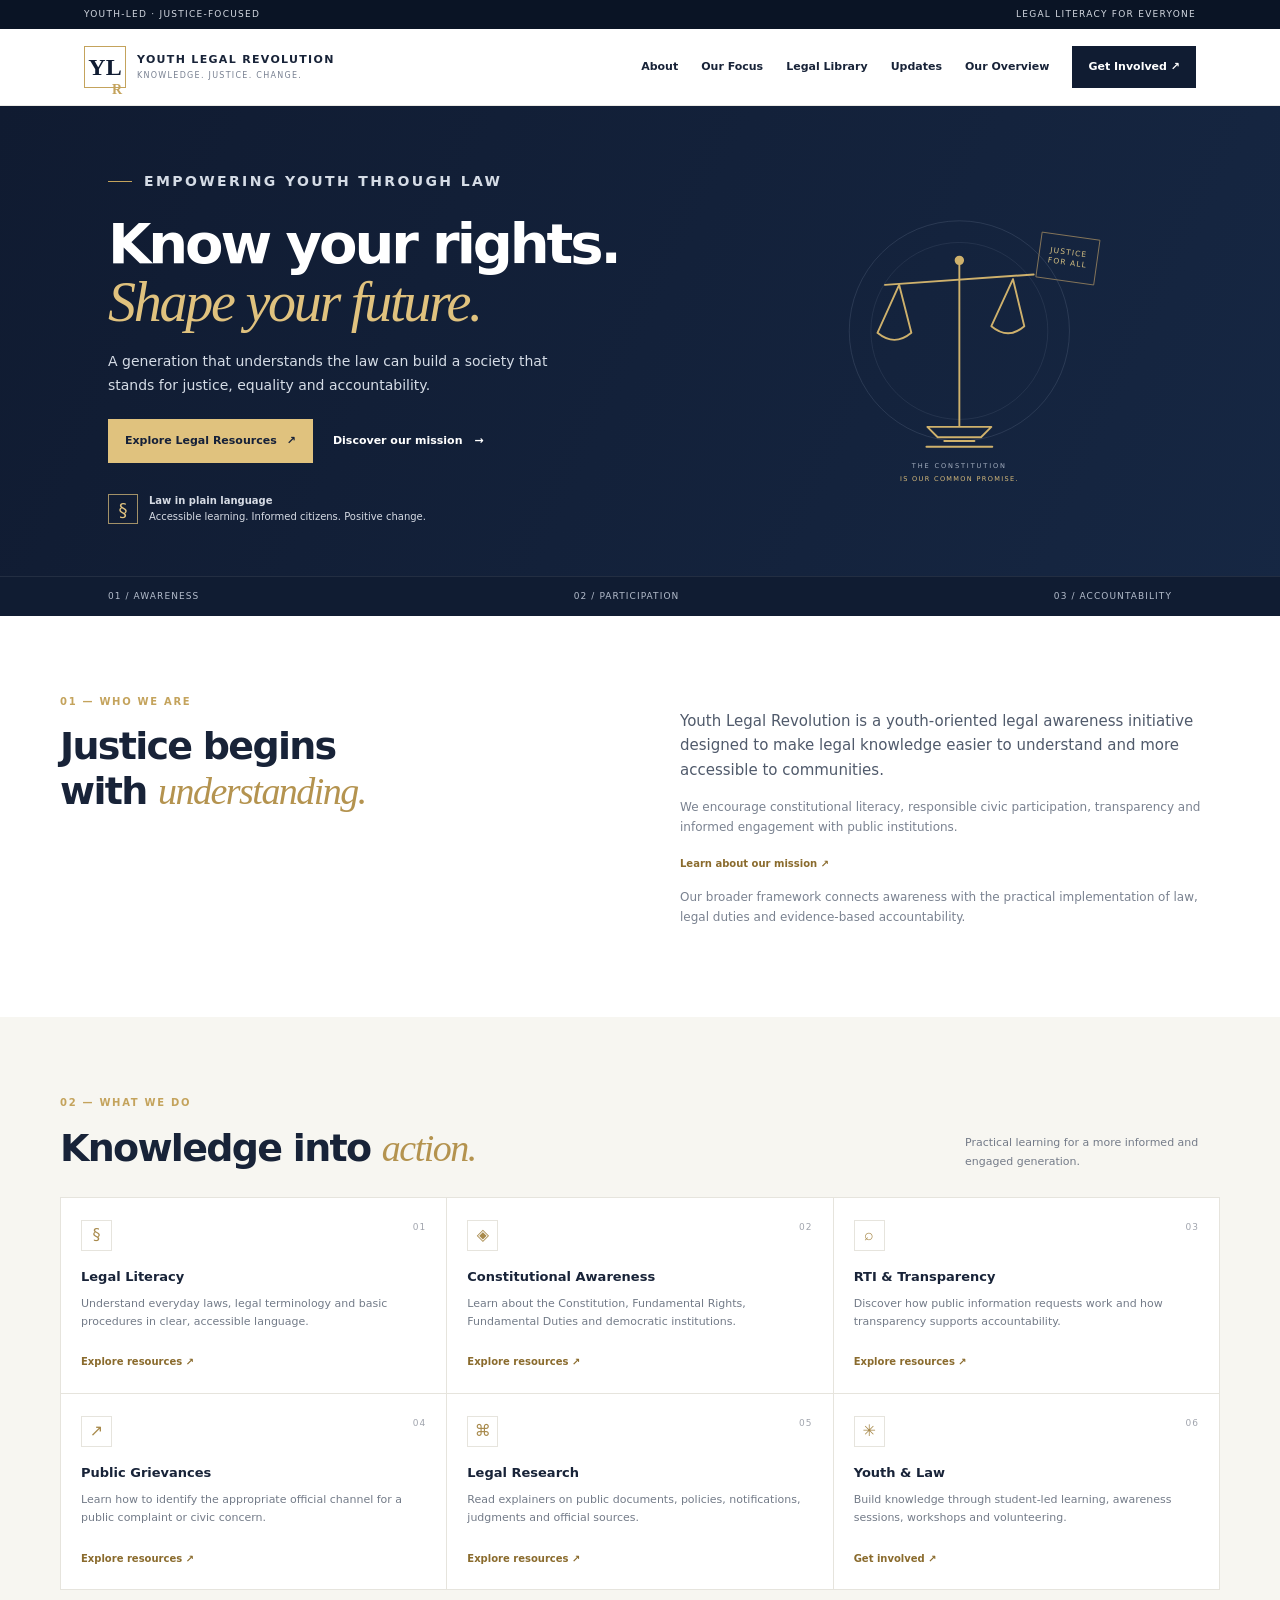
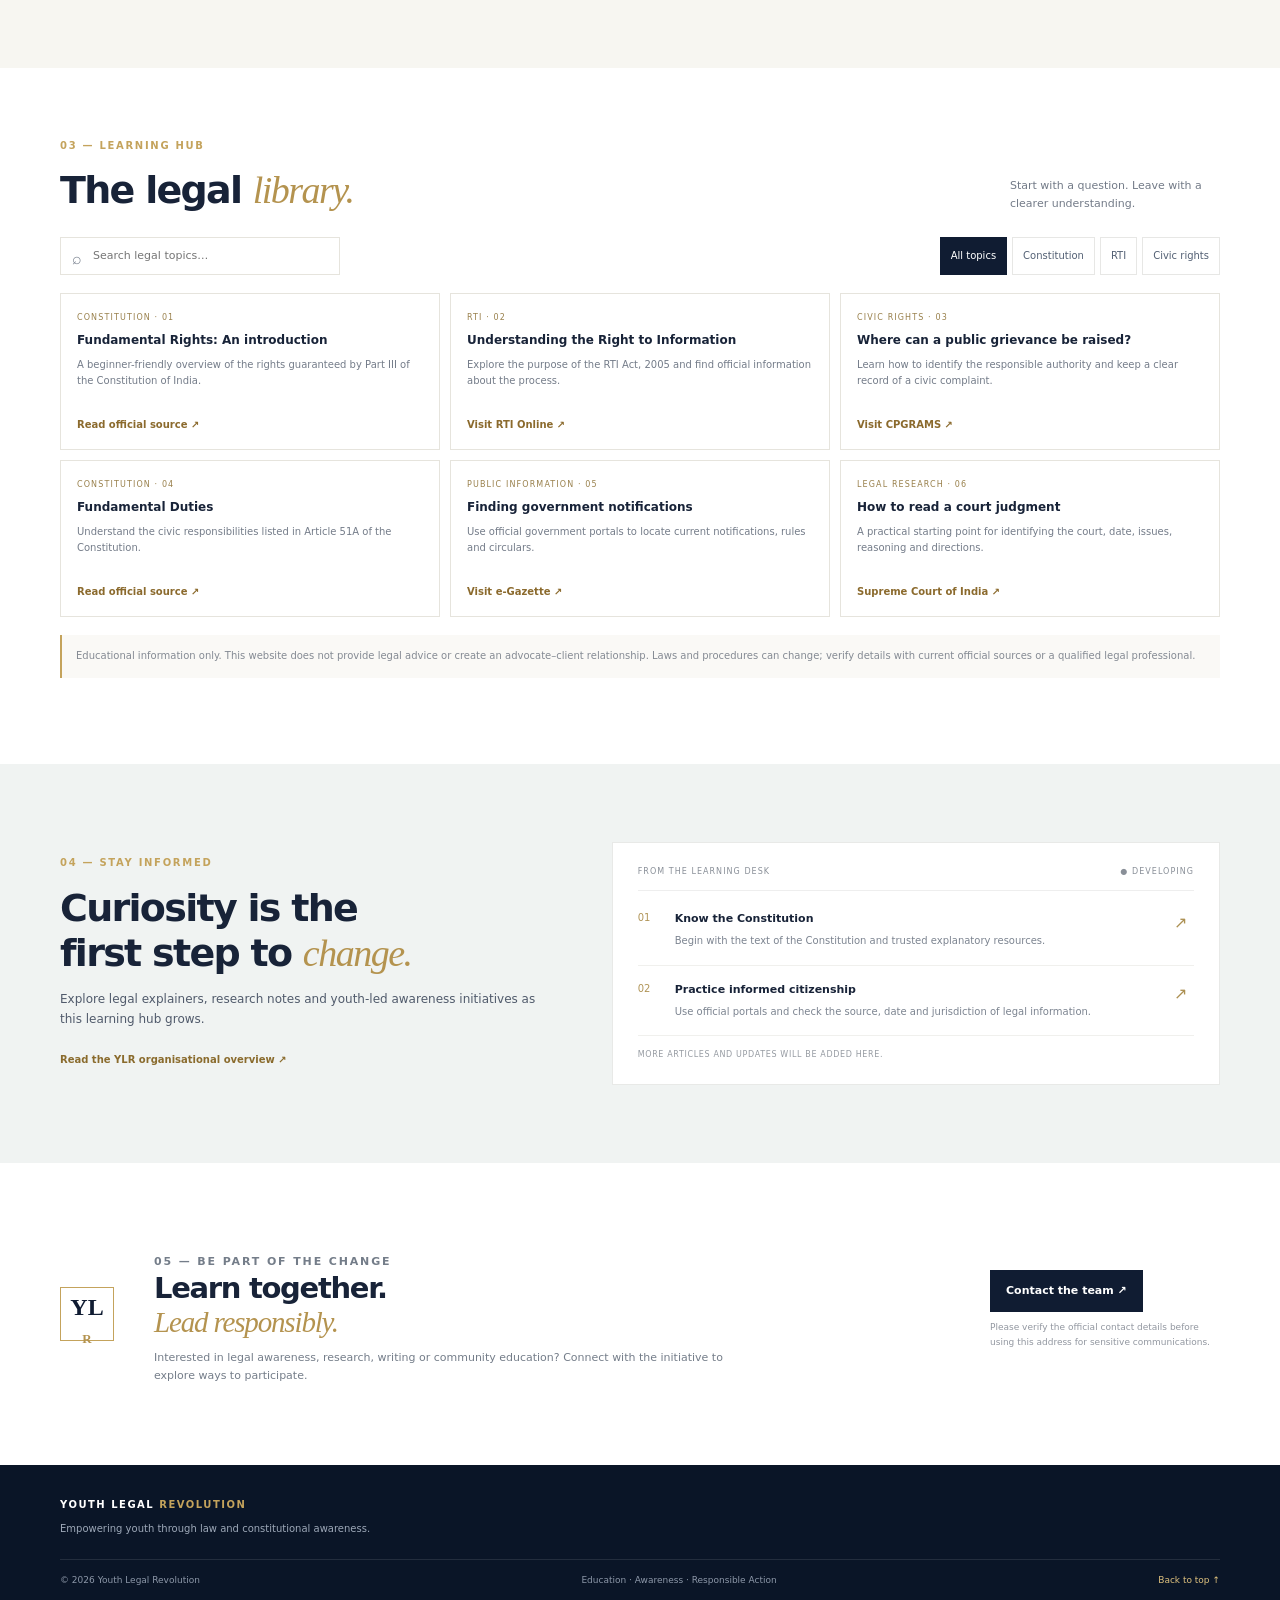
<file: index.html>
<!doctype html>
<html lang="en">
<head>
  <meta charset="utf-8"><meta name="viewport" content="width=device-width, initial-scale=1">
  <meta name="theme-color" content="#101c32">
  <meta name="description" content="Youth Legal Revolution is a youth-led legal awareness initiative promoting constitutional literacy, legal education, transparency and responsible civic participation.">
  <title>Youth Legal Revolution | Know Your Rights. Shape Your Future.</title>
  <link rel="icon" type="image/png" href="assets/youth-legal-revolution-logo.png">
  <link rel="stylesheet" href="styles.css">
</head>
<body id="top">
  <div class="topline"><div class="topline-inner"><span>Youth-led · Justice-focused</span><span>Legal literacy for everyone</span></div></div>
  <header class="site-header"><div class="nav-wrap">
    <a class="brand" href="index.html" aria-label="Youth Legal Revolution home"><span class="brand-mark">YL</span><span class="brand-copy"><strong>Youth Legal Revolution</strong><small>Knowledge. Justice. Change.</small></span></a>
    <button class="menu-toggle" type="button" aria-expanded="false" aria-label="Open navigation">☰</button>
    <nav class="nav-links" aria-label="Main navigation"><a href="#about">About</a><a href="#focus">Our Focus</a><a href="#library">Legal Library</a><a href="#updates">Updates</a><a href="overview.html">Our Overview</a><a class="nav-cta" href="#involved">Get Involved ↗</a></nav>
  </div></header>

  <main>
    <section class="hero"><div class="hero-inner">
      <div><p class="eyebrow">Empowering youth through law</p><h1>Know your rights.<br><em>Shape your future.</em></h1><p>A generation that understands the law can build a society that stands for justice, equality and accountability.</p>
        <div class="hero-actions"><a class="btn-gold" href="#library">Explore Legal Resources <span>↗</span></a><a class="text-link" href="#about">Discover our mission <span>→</span></a></div>
        <div class="hero-note"><span class="note-icon">§</span><span><strong>Law in plain language</strong><br>Accessible learning. Informed citizens. Positive change.</span></div>
      </div>
      <div class="hero-art" aria-label="Illustration of the scales of justice"><svg class="justice-art" viewBox="0 0 340 310" role="img" aria-label="Scales of justice and the Constitution as a common promise"><circle cx="164" cy="137" r="117" fill="none" stroke="#52617a" stroke-width="1" opacity=".42"/><circle cx="164" cy="137" r="94" fill="none" stroke="#52617a" stroke-width="1" opacity=".3"/><g stroke="#d9b96f" stroke-width="2" fill="none" stroke-linecap="round" stroke-linejoin="round"><path d="M85 88 L243 77"/><path d="M164 62 V238"/><circle cx="164" cy="62" r="4" fill="#d9b96f"/><path d="M100 88 L113 139 M100 88 L77 139 M77 139 Q95 154 113 139"/><path d="M221 82 L233 132 M221 82 L198 132 M198 132 Q216 147 233 132"/><path d="M130 239 H198 L187 250 H141 Z"/><path d="M148 254 H180"/><path d="M129 260 H199"/></g><g transform="translate(252 32) rotate(8)"><rect x="0" y="0" width="62" height="48" fill="none" stroke="#8b7a5c"/><text x="31" y="20" fill="#e1c986" text-anchor="middle" font-size="8" letter-spacing="1.2">JUSTICE</text><text x="31" y="31" fill="#e1c986" text-anchor="middle" font-size="8" letter-spacing="1.2">FOR ALL</text></g><text x="164" y="283" fill="#aeb8c8" text-anchor="middle" font-size="7" letter-spacing="2">THE CONSTITUTION</text><text x="164" y="296" fill="#e0c27e" text-anchor="middle" font-size="7" letter-spacing="1.4">IS OUR COMMON PROMISE.</text></svg></div>
    </div><div class="hero-steps"><div class="hero-steps-inner"><span>01 / Awareness</span><span>02 / Participation</span><span>03 / Accountability</span></div></div></section>

    <section class="section" id="about"><div class="section-inner about-grid"><div><p class="section-kicker">01 — Who we are</p><h2 class="section-title">Justice begins<br>with <em>understanding.</em></h2></div><div><p class="about-copy">Youth Legal Revolution is a youth-oriented legal awareness initiative designed to make legal knowledge easier to understand and more accessible to communities.</p><p class="small-copy">We encourage constitutional literacy, responsible civic participation, transparency and informed engagement with public institutions.</p><a class="card-link" href="overview.html">Learn about our mission ↗</a><p class="small-copy">Our broader framework connects awareness with the practical implementation of law, legal duties and evidence-based accountability.</p></div></div></section>

    <section class="section focus-section" id="focus"><div class="section-inner"><div class="section-heading-row"><div><p class="section-kicker">02 — What we do</p><h2 class="section-title">Knowledge into <em>action.</em></h2></div><div class="aside">Practical learning for a more informed and engaged generation.</div></div>
      <div class="focus-grid">
        <article class="focus-card"><span class="card-number">01</span><div class="icon-box">§</div><h3>Legal Literacy</h3><p>Understand everyday laws, legal terminology and basic procedures in clear, accessible language.</p><a class="card-link" href="#library">Explore resources ↗</a></article>
        <article class="focus-card"><span class="card-number">02</span><div class="icon-box">◈</div><h3>Constitutional Awareness</h3><p>Learn about the Constitution, Fundamental Rights, Fundamental Duties and democratic institutions.</p><a class="card-link" href="#library">Explore resources ↗</a></article>
        <article class="focus-card"><span class="card-number">03</span><div class="icon-box">⌕</div><h3>RTI &amp; Transparency</h3><p>Discover how public information requests work and how transparency supports accountability.</p><a class="card-link" href="#library">Explore resources ↗</a></article>
        <article class="focus-card"><span class="card-number">04</span><div class="icon-box">↗</div><h3>Public Grievances</h3><p>Learn how to identify the appropriate official channel for a public complaint or civic concern.</p><a class="card-link" href="#library">Explore resources ↗</a></article>
        <article class="focus-card"><span class="card-number">05</span><div class="icon-box">⌘</div><h3>Legal Research</h3><p>Read explainers on public documents, policies, notifications, judgments and official sources.</p><a class="card-link" href="#library">Explore resources ↗</a></article>
        <article class="focus-card"><span class="card-number">06</span><div class="icon-box">✳</div><h3>Youth &amp; Law</h3><p>Build knowledge through student-led learning, awareness sessions, workshops and volunteering.</p><a class="card-link" href="#involved">Get involved ↗</a></article>
      </div>
    </div></section>

    <section class="section library-section" id="library"><div class="section-inner"><p class="section-kicker">03 — Learning hub</p><div class="library-head"><h2 class="section-title">The legal <em>library.</em></h2><div class="aside">Start with a question. Leave with a clearer understanding.</div></div>
      <div class="library-controls"><label class="search-wrap"><span>⌕</span><input id="resource-search" type="search" placeholder="Search legal topics…" aria-label="Search legal topics"></label><div class="filter-row" aria-label="Filter topics"><button class="filter-btn active" data-filter="all" type="button">All topics</button><button class="filter-btn" data-filter="constitution" type="button">Constitution</button><button class="filter-btn" data-filter="rti" type="button">RTI</button><button class="filter-btn" data-filter="civic rights" type="button">Civic rights</button></div></div>
      <div class="library-grid">
        <article class="resource-card" data-category="constitution"><span class="resource-category">Constitution · 01</span><h3>Fundamental Rights: An introduction</h3><p>A beginner-friendly overview of the rights guaranteed by Part III of the Constitution of India.</p><a href="https://legislative.gov.in/constitution-of-india/" target="_blank" rel="noopener noreferrer">Read official source ↗</a></article>
        <article class="resource-card" data-category="rti"><span class="resource-category">RTI · 02</span><h3>Understanding the Right to Information</h3><p>Explore the purpose of the RTI Act, 2005 and find official information about the process.</p><a href="https://rtionline.gov.in/" target="_blank" rel="noopener noreferrer">Visit RTI Online ↗</a></article>
        <article class="resource-card" data-category="civic rights"><span class="resource-category">Civic rights · 03</span><h3>Where can a public grievance be raised?</h3><p>Learn how to identify the responsible authority and keep a clear record of a civic complaint.</p><a href="https://pgportal.gov.in/" target="_blank" rel="noopener noreferrer">Visit CPGRAMS ↗</a></article>
        <article class="resource-card" data-category="constitution"><span class="resource-category">Constitution · 04</span><h3>Fundamental Duties</h3><p>Understand the civic responsibilities listed in Article 51A of the Constitution.</p><a href="https://legislative.gov.in/constitution-of-india/" target="_blank" rel="noopener noreferrer">Read official source ↗</a></article>
        <article class="resource-card" data-category="civic rights"><span class="resource-category">Public information · 05</span><h3>Finding government notifications</h3><p>Use official government portals to locate current notifications, rules and circulars.</p><a href="https://egazette.gov.in/" target="_blank" rel="noopener noreferrer">Visit e-Gazette ↗</a></article>
        <article class="resource-card" data-category="civic rights"><span class="resource-category">Legal research · 06</span><h3>How to read a court judgment</h3><p>A practical starting point for identifying the court, date, issues, reasoning and directions.</p><a href="https://www.sci.gov.in/" target="_blank" rel="noopener noreferrer">Supreme Court of India ↗</a></article>
      </div><p id="no-results" class="small-copy hidden">No resources match your search. Try a different term or topic.</p>
      <div class="disclaimer">Educational information only. This website does not provide legal advice or create an advocate–client relationship. Laws and procedures can change; verify details with current official sources or a qualified legal professional.</div>
    </div></section>

    <section class="section updates-section" id="updates"><div class="section-inner updates-grid"><div><p class="section-kicker">04 — Stay informed</p><h2 class="section-title">Curiosity is the<br>first step to <em>change.</em></h2><p class="about-copy" style="font-size:12px">Explore legal explainers, research notes and youth-led awareness initiatives as this learning hub grows.</p><a class="card-link" href="overview.html">Read the YLR organisational overview ↗</a></div>
      <div class="learning-desk"><div class="desk-head"><span>From the learning desk</span><span>● Developing</span></div><div class="desk-item"><span class="desk-num">01</span><div><h3>Know the Constitution</h3><p>Begin with the text of the Constitution and trusted explanatory resources.</p></div><a class="desk-arrow" href="https://legislative.gov.in/constitution-of-india/" aria-label="Read Constitution official source" target="_blank" rel="noopener noreferrer">↗</a></div><div class="desk-item"><span class="desk-num">02</span><div><h3>Practice informed citizenship</h3><p>Use official portals and check the source, date and jurisdiction of legal information.</p></div><a class="desk-arrow" href="#library" aria-label="Explore the legal library">↗</a></div><div class="desk-foot">More articles and updates will be added here.</div></div>
    </div></section>

    <section class="involved-section" id="involved"><div class="section-inner involved-grid"><div class="involved-mark">YL<br><small style="font-size:13px;color:#b4934f">R</small></div><div class="involved-copy"><p class="section-kicker">05 — Be part of the change</p><h2 class="section-title" style="font-size:29px">Learn together.<br><em>Lead responsibly.</em></h2><p>Interested in legal awareness, research, writing or community education? Connect with the initiative to explore ways to participate.</p></div><div class="contact-action"><a class="btn-dark" href="mailto:youthlegalrevolution@gmail.com?subject=Youth%20Legal%20Revolution%20%E2%80%94%20Get%20Involved">Contact the team ↗</a><p class="contact-note">Please verify the official contact details before using this address for sensitive communications.</p></div></div></section>
  </main>

  <footer class="site-footer"><div class="footer-inner"><a class="footer-brand" href="index.html">Youth Legal <span>Revolution</span></a><p class="footer-sub">Empowering youth through law and constitutional awareness.</p><div class="footer-bottom"><span>© 2026 Youth Legal Revolution</span><span>Education · Awareness · Responsible Action</span><a href="#top">Back to top ↑</a></div></div></footer>
  <script src="script.js"></script>
</body></html>
</file>
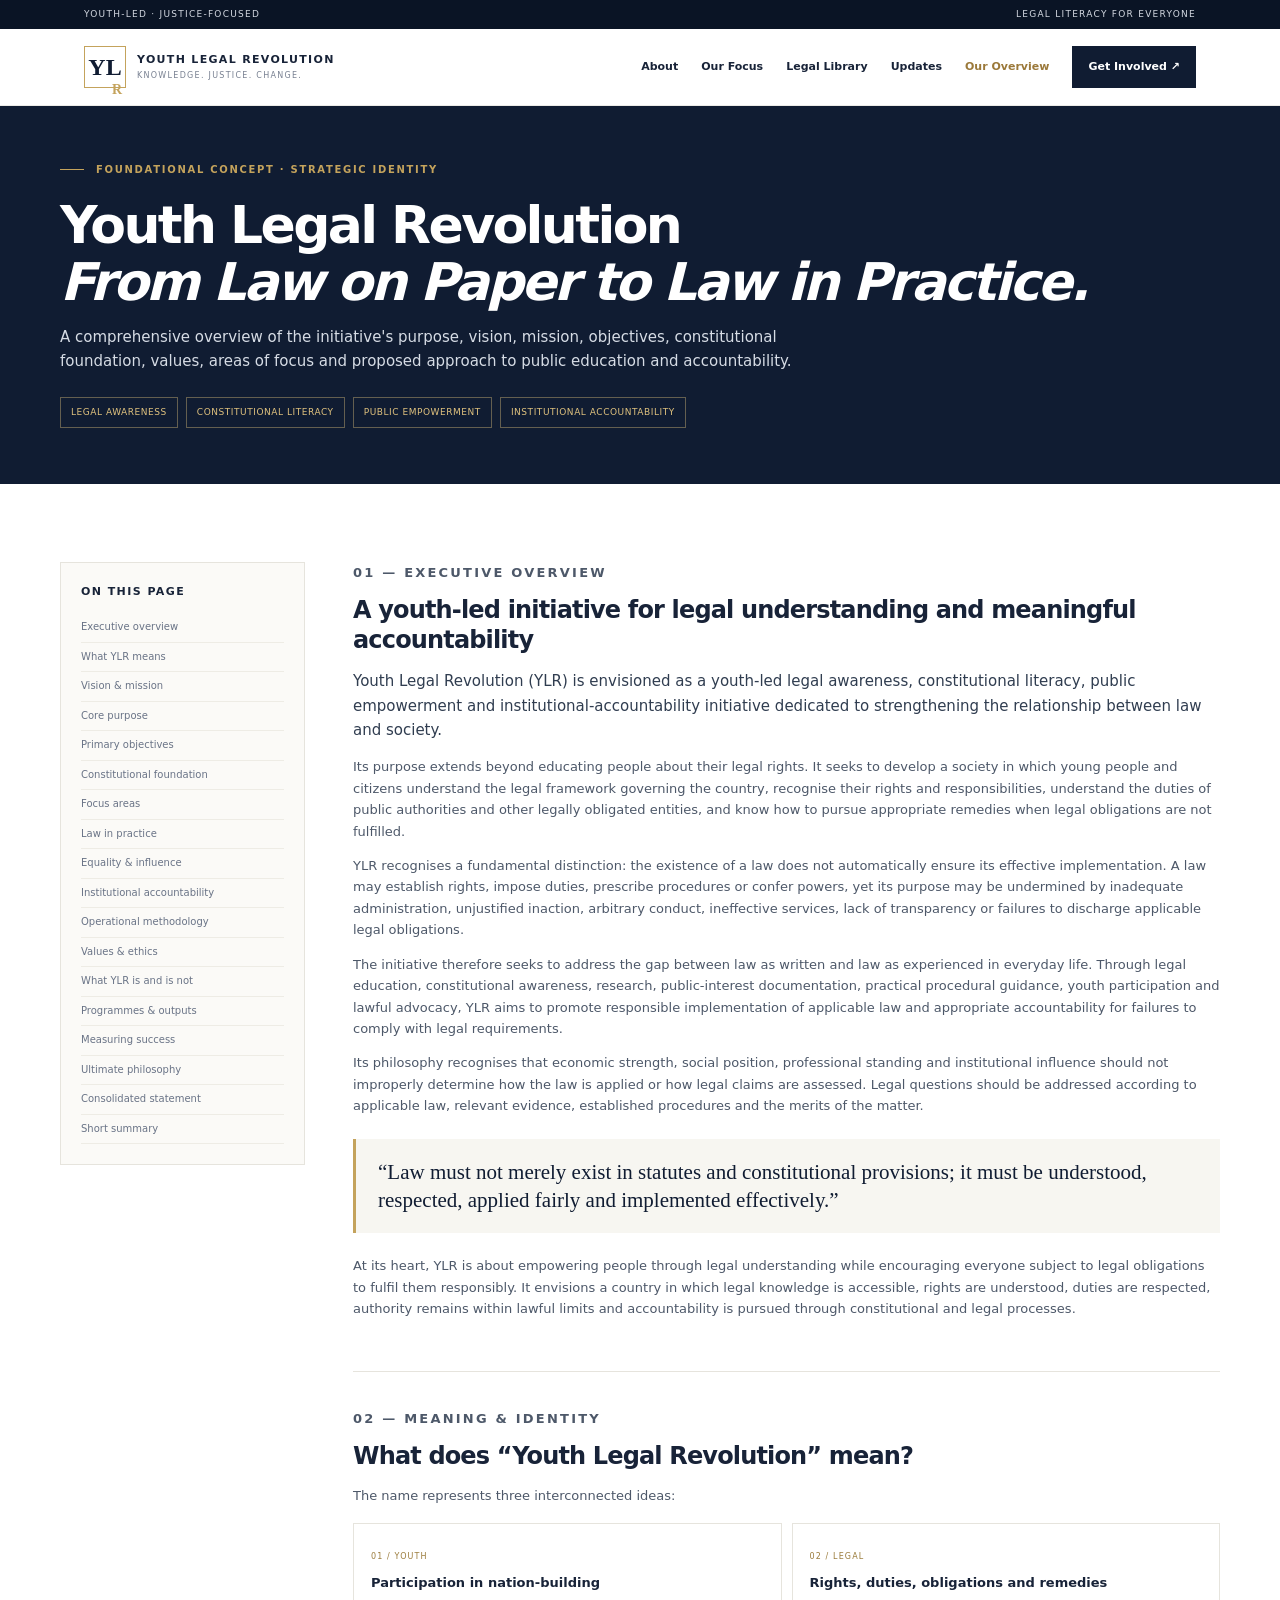
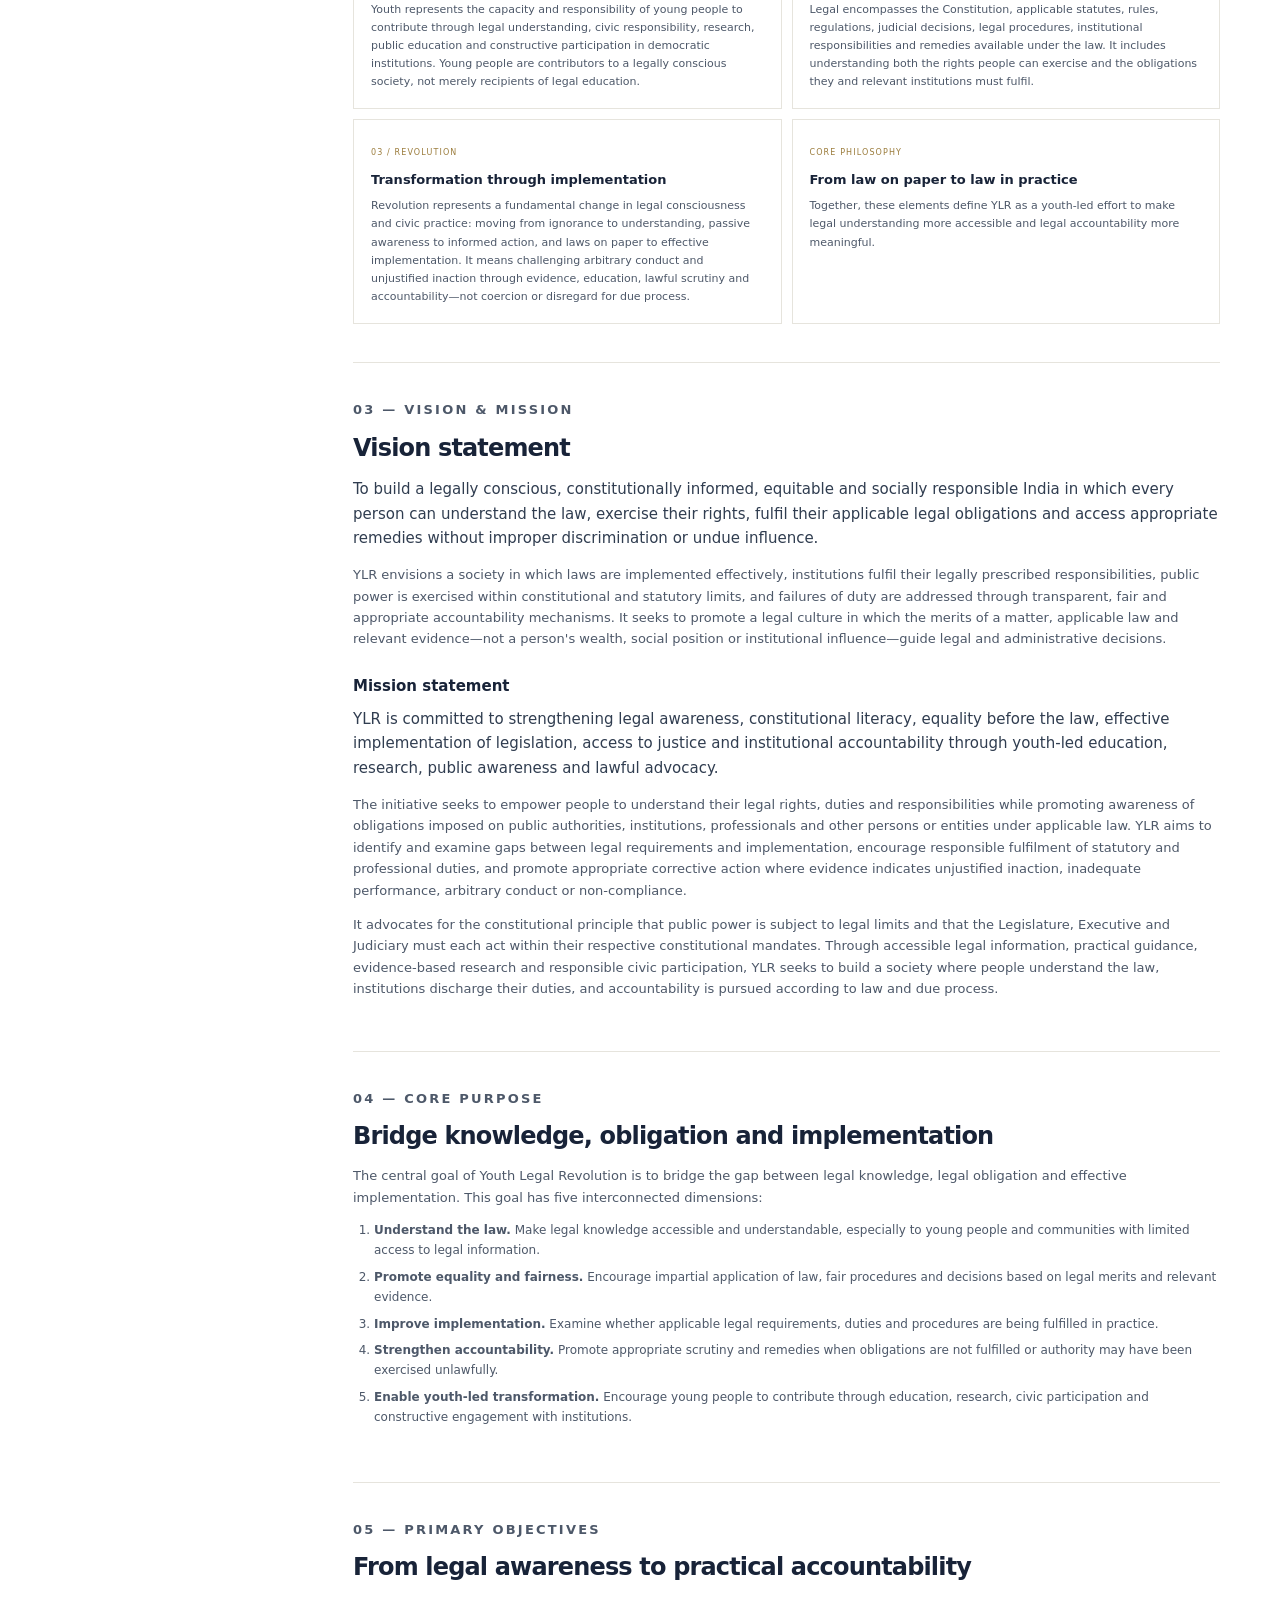
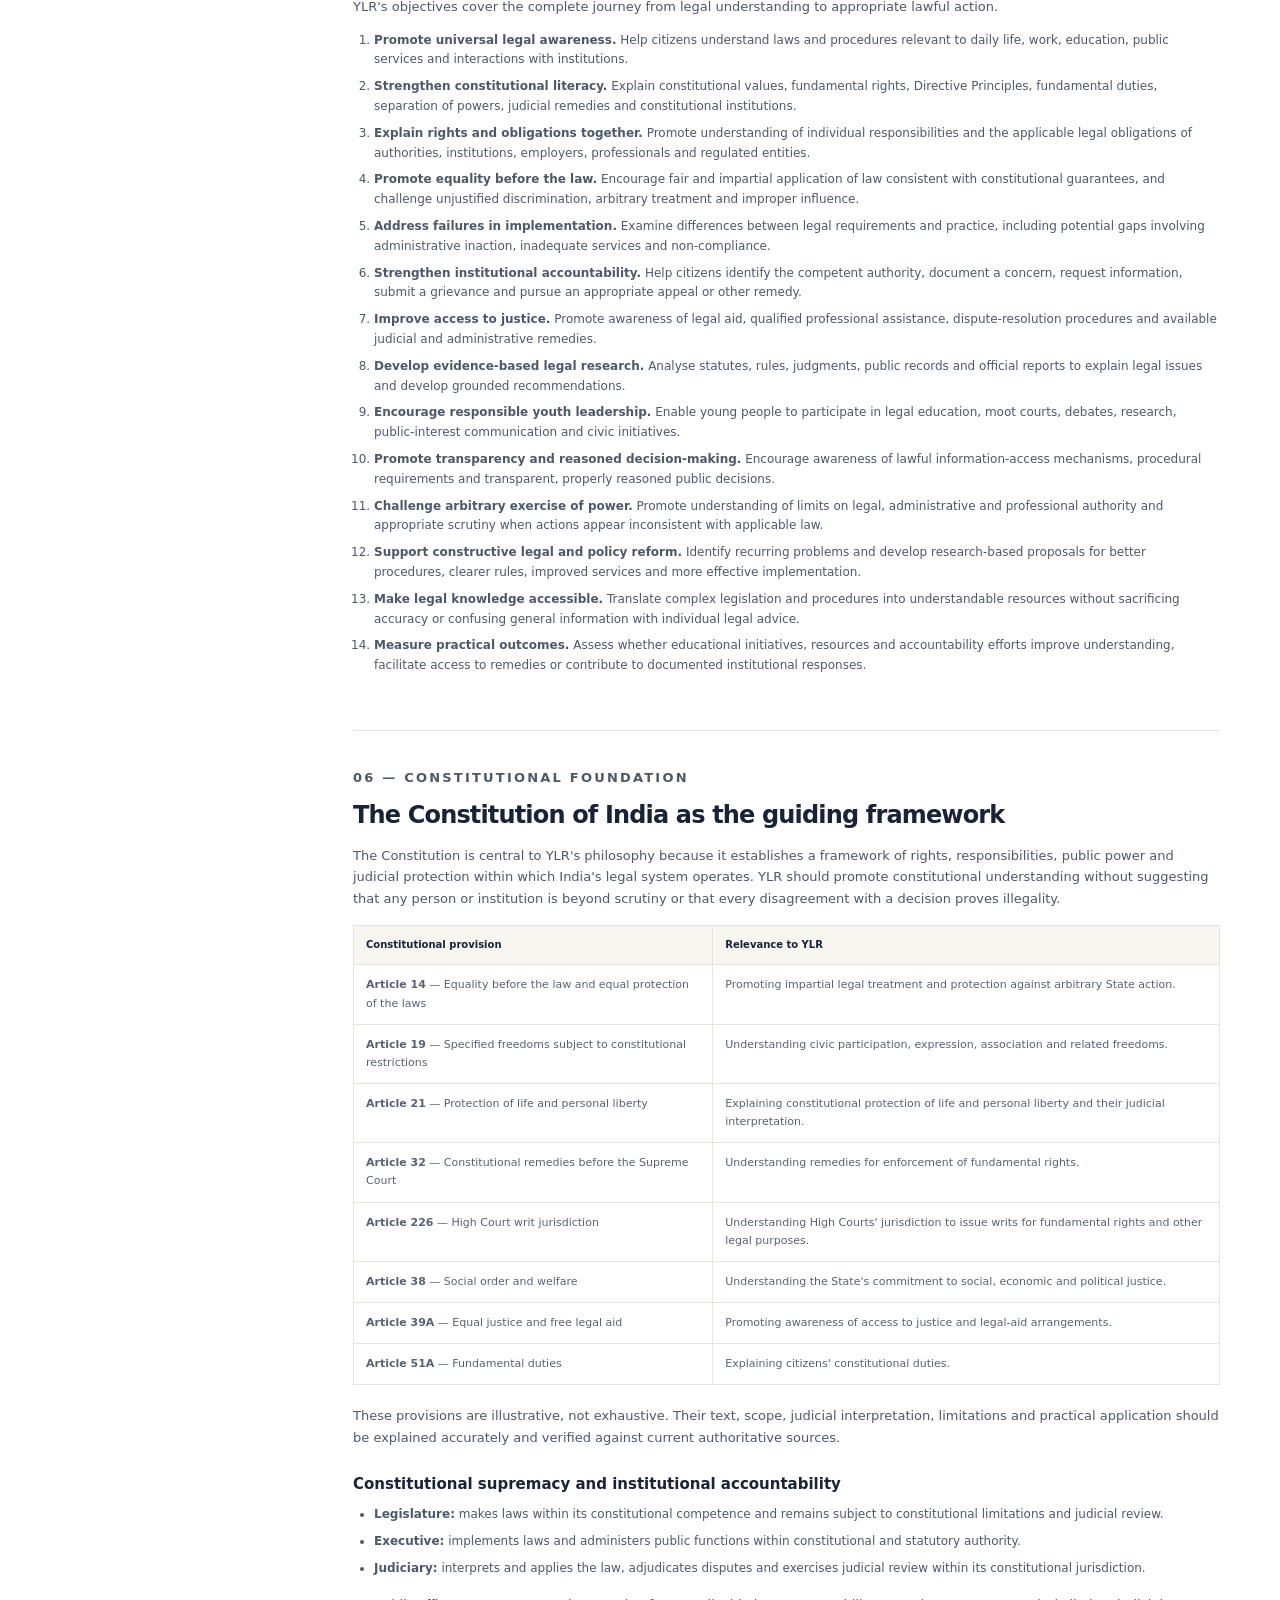
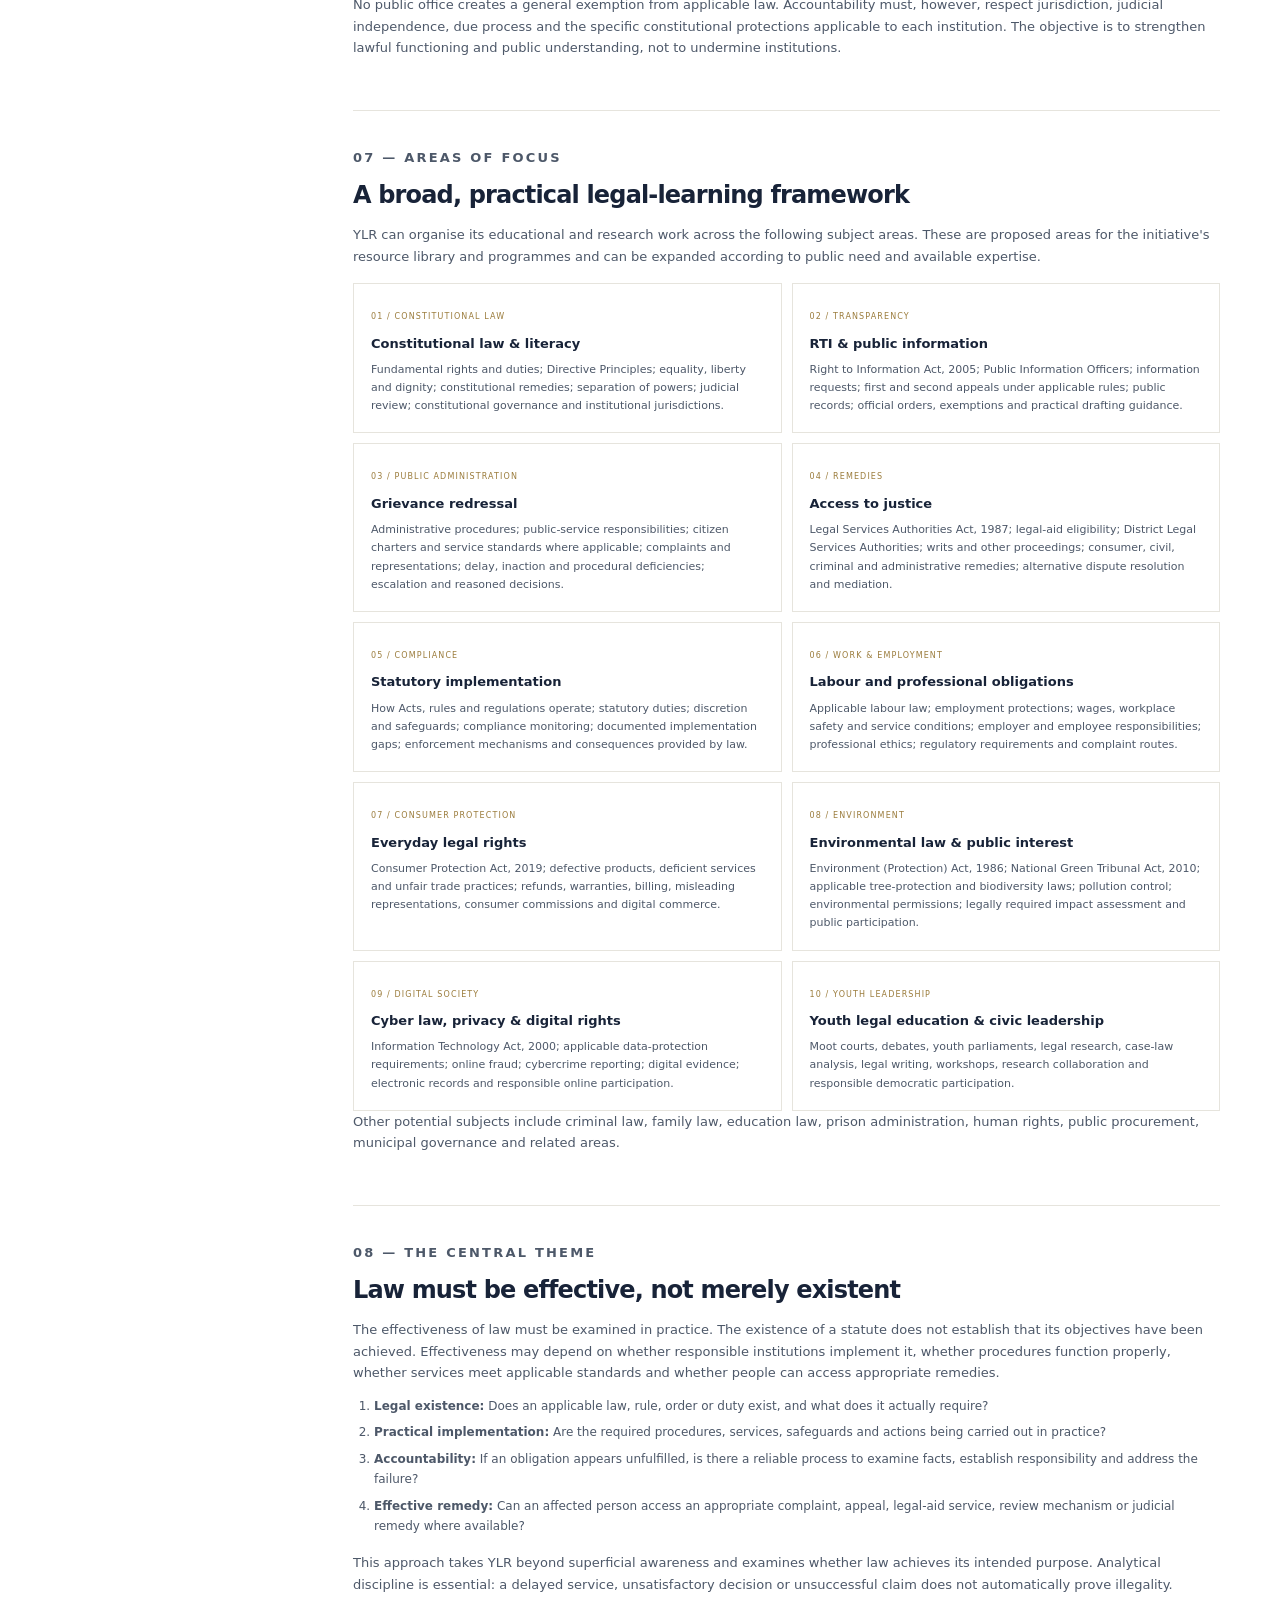
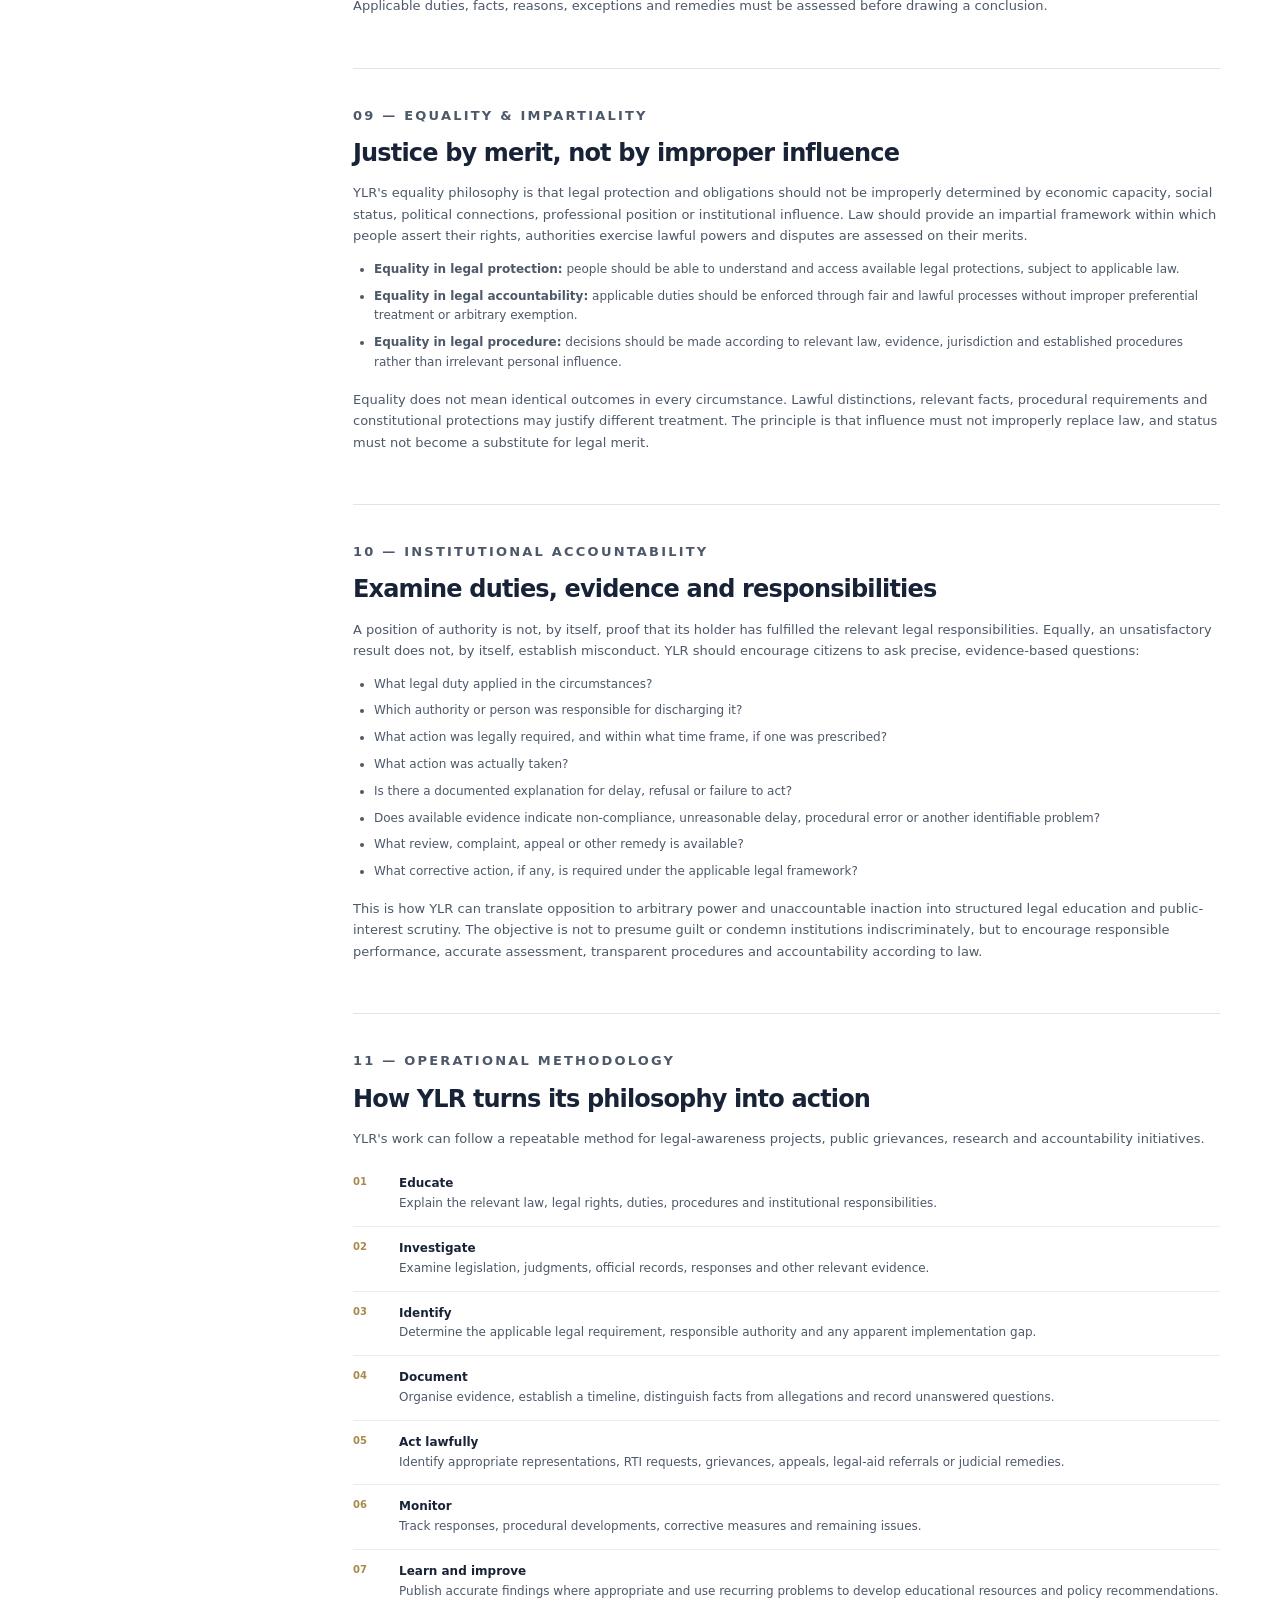
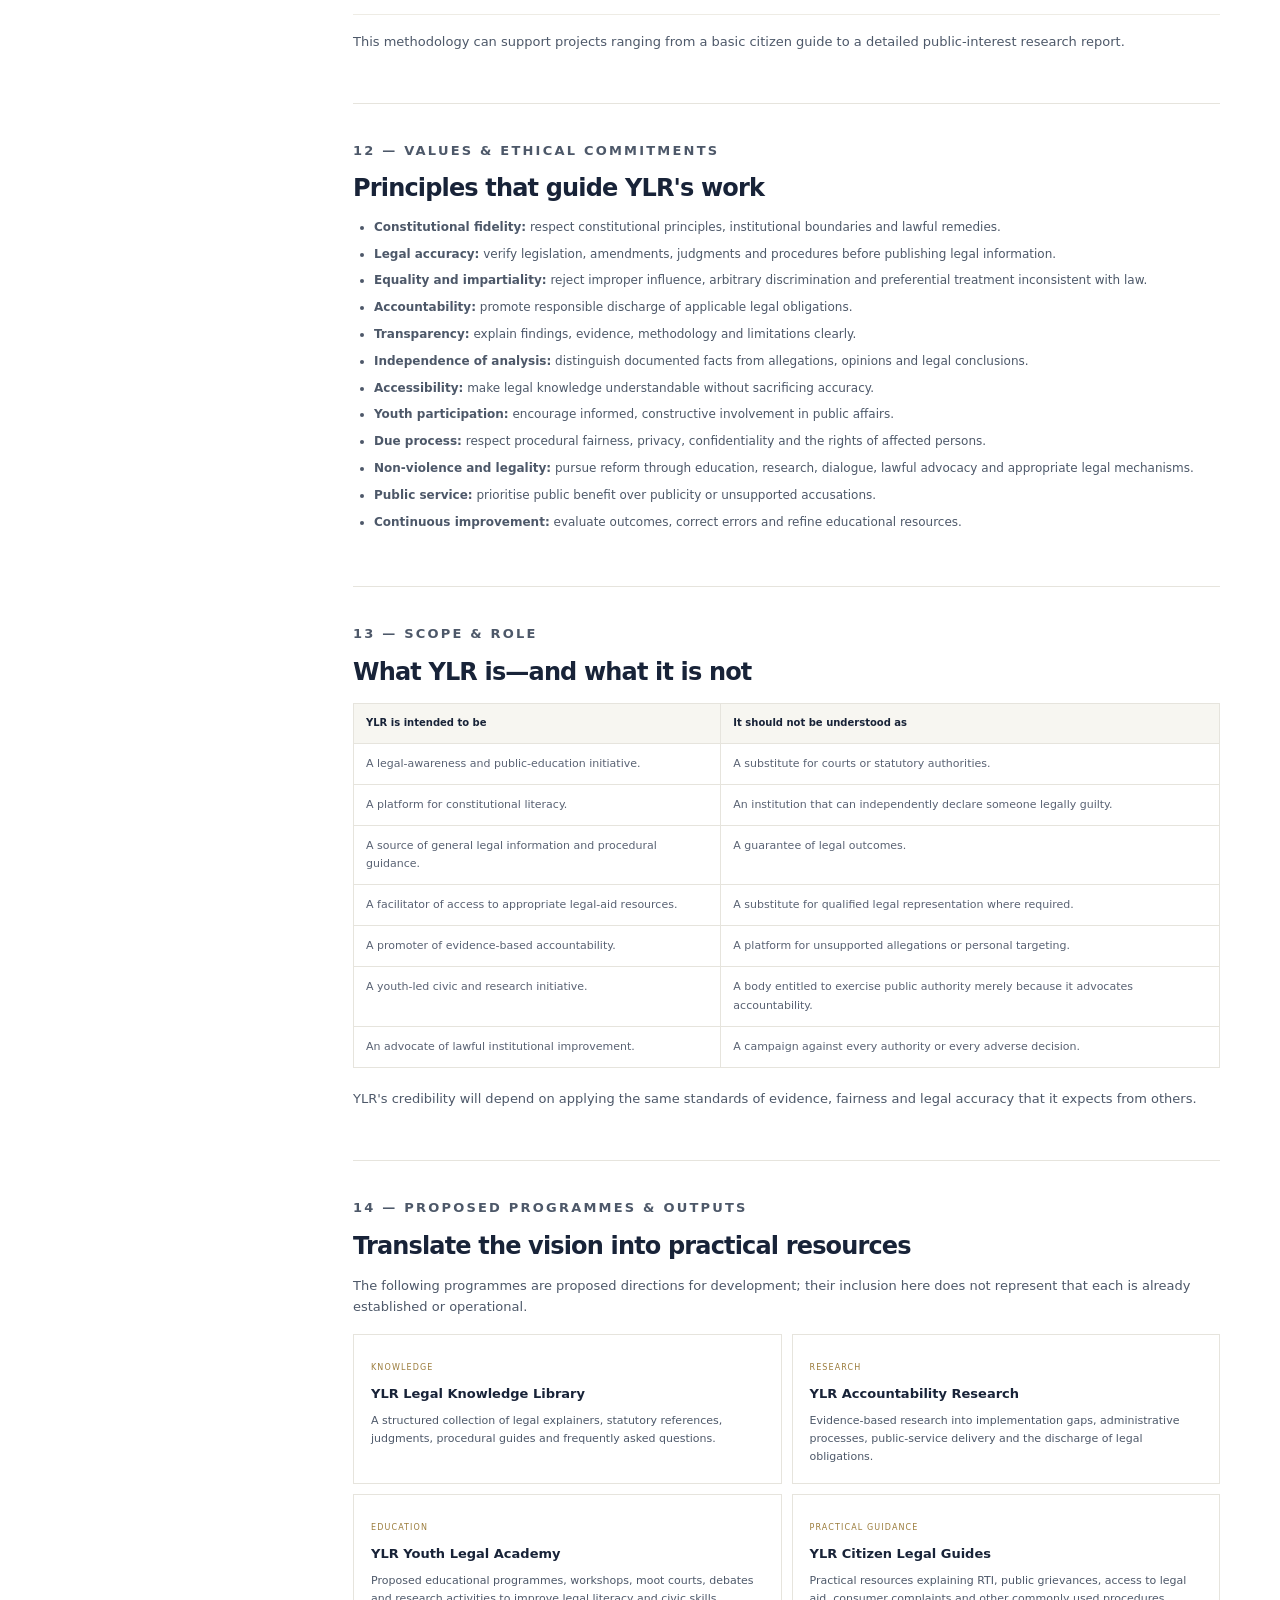
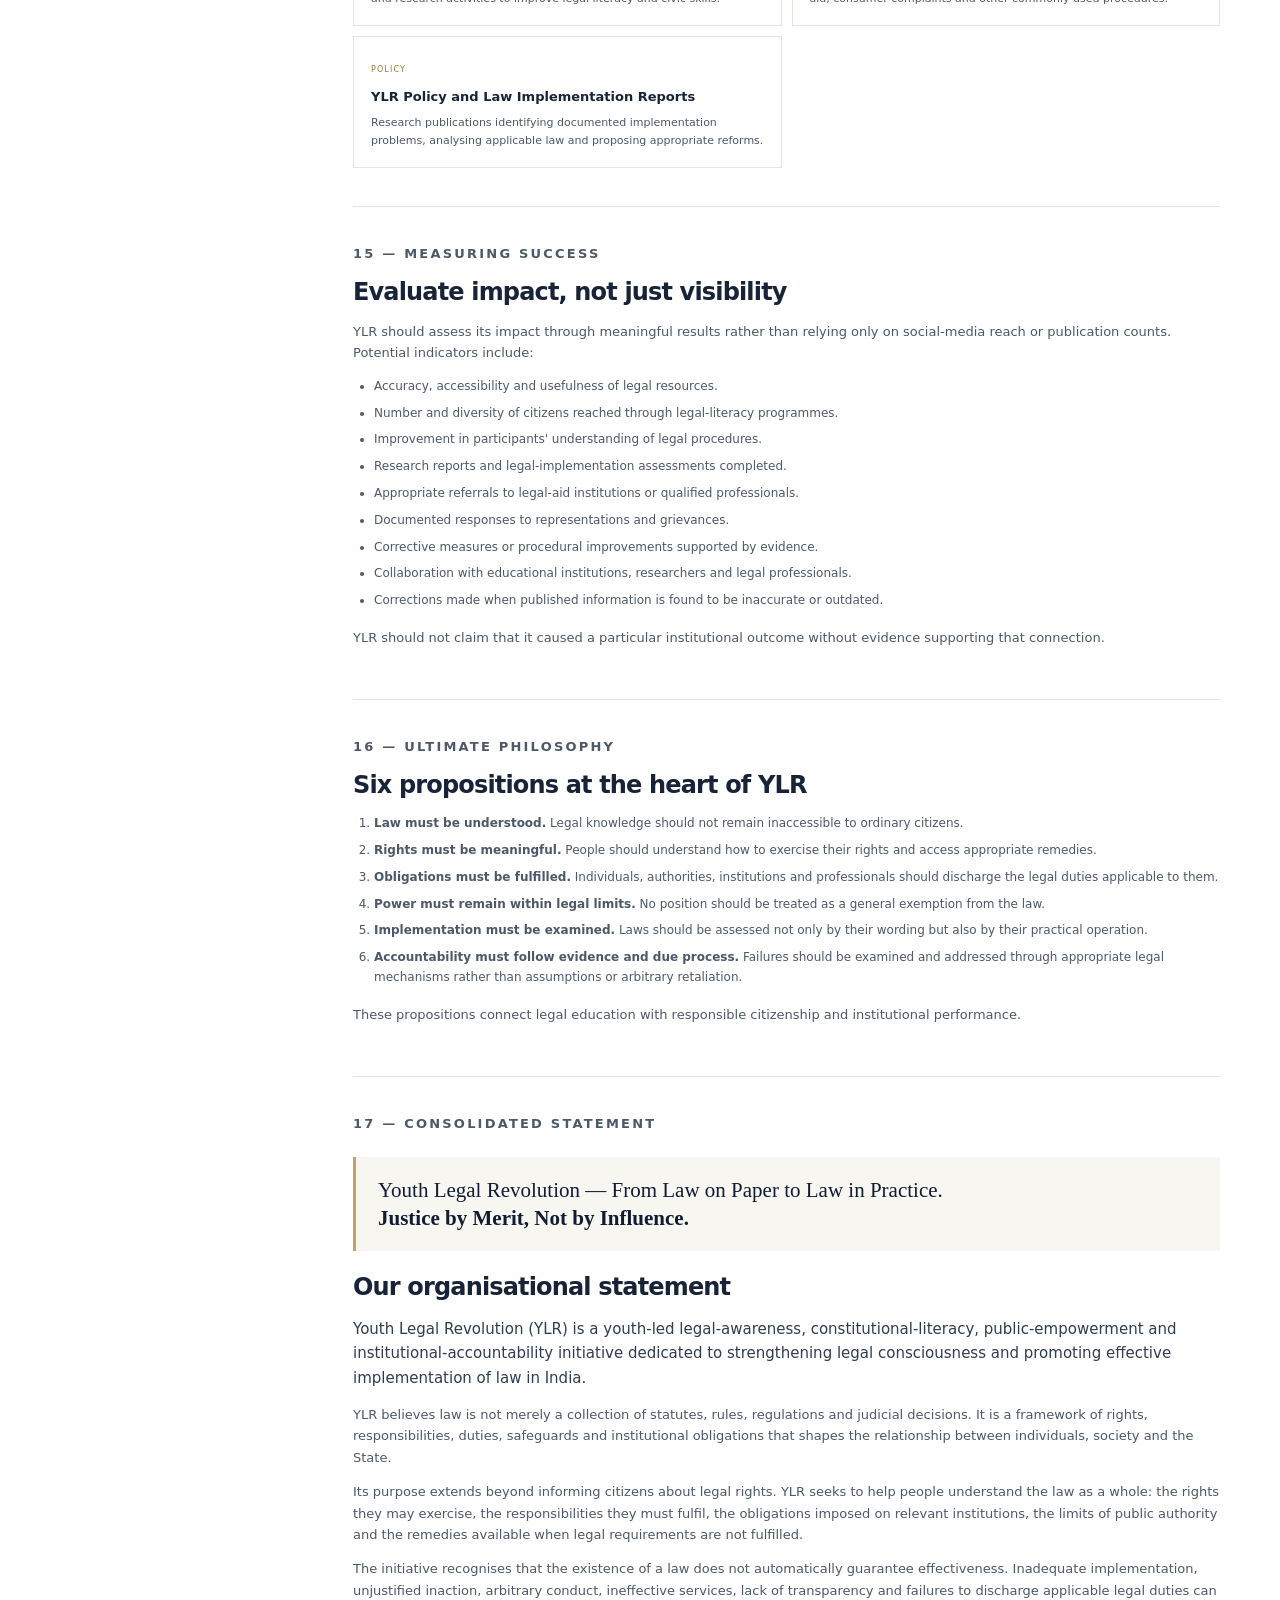
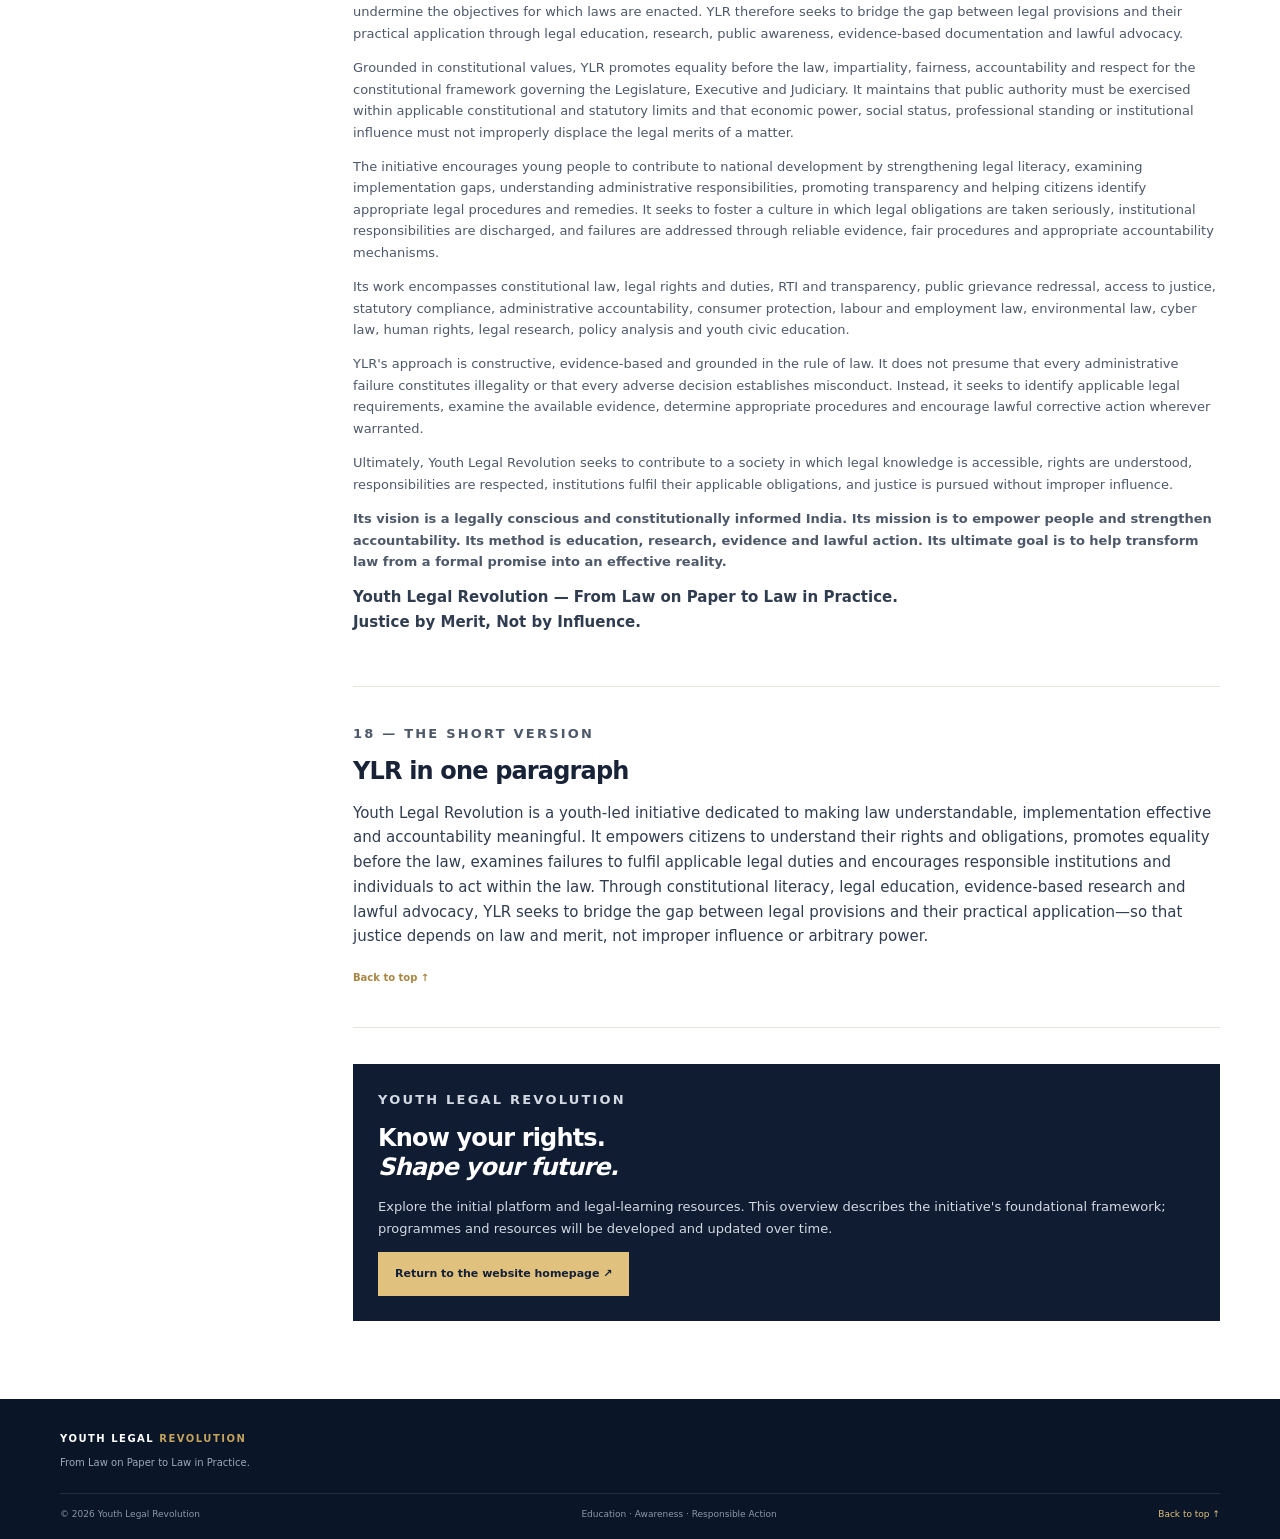
<file: overview.html>
<!doctype html>
<html lang="en">
<head>
  <meta charset="utf-8"><meta name="viewport" content="width=device-width, initial-scale=1">
  <meta name="theme-color" content="#101c32">
  <meta name="description" content="The foundational concept, strategic identity, vision, mission, objectives, constitutional foundation, principles and areas of focus of Youth Legal Revolution.">
  <title>Organisational Overview | Youth Legal Revolution</title>
  <link rel="icon" type="image/png" href="assets/youth-legal-revolution-logo.png"><link rel="stylesheet" href="styles.css">
</head>
<body id="top">
  <div class="topline"><div class="topline-inner"><span>Youth-led · Justice-focused</span><span>Legal literacy for everyone</span></div></div>
  <header class="site-header"><div class="nav-wrap">
    <a class="brand" href="index.html" aria-label="Youth Legal Revolution home"><span class="brand-mark">YL</span><span class="brand-copy"><strong>Youth Legal Revolution</strong><small>Knowledge. Justice. Change.</small></span></a>
    <button class="menu-toggle" type="button" aria-expanded="false" aria-label="Open navigation">☰</button>
    <nav class="nav-links" aria-label="Main navigation"><a href="index.html#about">About</a><a href="index.html#focus">Our Focus</a><a href="index.html#library">Legal Library</a><a href="index.html#updates">Updates</a><a href="overview.html" aria-current="page">Our Overview</a><a class="nav-cta" href="index.html#involved">Get Involved ↗</a></nav>
  </div></header>
  <main>
    <section class="page-hero"><div class="page-hero-inner"><p class="eyebrow">Foundational concept · Strategic identity</p><h1>Youth Legal Revolution<br><em>From Law on Paper to Law in Practice.</em></h1><p class="lede">A comprehensive overview of the initiative's purpose, vision, mission, objectives, constitutional foundation, values, areas of focus and proposed approach to public education and accountability.</p><div class="pill-row"><span class="pill">Legal awareness</span><span class="pill">Constitutional literacy</span><span class="pill">Public empowerment</span><span class="pill">Institutional accountability</span></div></div></section>

    <section class="section"><div class="section-inner overview-layout">
      <aside class="overview-toc"><h2>On this page</h2><nav class="overview-toc-links"><a href="#executive">Executive overview</a><a href="#meaning">What YLR means</a><a href="#vision">Vision &amp; mission</a><a href="#purpose">Core purpose</a><a href="#objectives">Primary objectives</a><a href="#constitution">Constitutional foundation</a><a href="#focus-areas">Focus areas</a><a href="#implementation">Law in practice</a><a href="#equality">Equality &amp; influence</a><a href="#accountability">Institutional accountability</a><a href="#method">Operational methodology</a><a href="#values">Values &amp; ethics</a><a href="#scope">What YLR is and is not</a><a href="#programmes">Programmes &amp; outputs</a><a href="#measurement">Measuring success</a><a href="#philosophy">Ultimate philosophy</a><a href="#statement">Consolidated statement</a><a href="#summary">Short summary</a></nav></aside>

      <article class="overview-content">
        <section id="executive"><p class="section-kicker">01 — Executive overview</p><h2>A youth-led initiative for legal understanding and meaningful accountability</h2><p class="lead">Youth Legal Revolution (YLR) is envisioned as a youth-led legal awareness, constitutional literacy, public empowerment and institutional-accountability initiative dedicated to strengthening the relationship between law and society.</p><p>Its purpose extends beyond educating people about their legal rights. It seeks to develop a society in which young people and citizens understand the legal framework governing the country, recognise their rights and responsibilities, understand the duties of public authorities and other legally obligated entities, and know how to pursue appropriate remedies when legal obligations are not fulfilled.</p><p>YLR recognises a fundamental distinction: the existence of a law does not automatically ensure its effective implementation. A law may establish rights, impose duties, prescribe procedures or confer powers, yet its purpose may be undermined by inadequate administration, unjustified inaction, arbitrary conduct, ineffective services, lack of transparency or failures to discharge applicable legal obligations.</p><p>The initiative therefore seeks to address the gap between law as written and law as experienced in everyday life. Through legal education, constitutional awareness, research, public-interest documentation, practical procedural guidance, youth participation and lawful advocacy, YLR aims to promote responsible implementation of applicable law and appropriate accountability for failures to comply with legal requirements.</p><p>Its philosophy recognises that economic strength, social position, professional standing and institutional influence should not improperly determine how the law is applied or how legal claims are assessed. Legal questions should be addressed according to applicable law, relevant evidence, established procedures and the merits of the matter.</p><div class="quote-band">“Law must not merely exist in statutes and constitutional provisions; it must be understood, respected, applied fairly and implemented effectively.”</div><p>At its heart, YLR is about empowering people through legal understanding while encouraging everyone subject to legal obligations to fulfil them responsibly. It envisions a country in which legal knowledge is accessible, rights are understood, duties are respected, authority remains within lawful limits and accountability is pursued through constitutional and legal processes.</p></section>

        <section id="meaning"><p class="section-kicker">02 — Meaning &amp; identity</p><h2>What does “Youth Legal Revolution” mean?</h2><p>The name represents three interconnected ideas:</p><div class="framework-grid"><div class="framework-card"><small>01 / Youth</small><h3>Participation in nation-building</h3><p>Youth represents the capacity and responsibility of young people to contribute through legal understanding, civic responsibility, research, public education and constructive participation in democratic institutions. Young people are contributors to a legally conscious society, not merely recipients of legal education.</p></div><div class="framework-card"><small>02 / Legal</small><h3>Rights, duties, obligations and remedies</h3><p>Legal encompasses the Constitution, applicable statutes, rules, regulations, judicial decisions, legal procedures, institutional responsibilities and remedies available under the law. It includes understanding both the rights people can exercise and the obligations they and relevant institutions must fulfil.</p></div><div class="framework-card"><small>03 / Revolution</small><h3>Transformation through implementation</h3><p>Revolution represents a fundamental change in legal consciousness and civic practice: moving from ignorance to understanding, passive awareness to informed action, and laws on paper to effective implementation. It means challenging arbitrary conduct and unjustified inaction through evidence, education, lawful scrutiny and accountability—not coercion or disregard for due process.</p></div><div class="framework-card"><small>Core philosophy</small><h3>From law on paper to law in practice</h3><p>Together, these elements define YLR as a youth-led effort to make legal understanding more accessible and legal accountability more meaningful.</p></div></div></section>

        <section id="vision"><p class="section-kicker">03 — Vision &amp; mission</p><h2>Vision statement</h2><p class="lead">To build a legally conscious, constitutionally informed, equitable and socially responsible India in which every person can understand the law, exercise their rights, fulfil their applicable legal obligations and access appropriate remedies without improper discrimination or undue influence.</p><p>YLR envisions a society in which laws are implemented effectively, institutions fulfil their legally prescribed responsibilities, public power is exercised within constitutional and statutory limits, and failures of duty are addressed through transparent, fair and appropriate accountability mechanisms. It seeks to promote a legal culture in which the merits of a matter, applicable law and relevant evidence—not a person's wealth, social position or institutional influence—guide legal and administrative decisions.</p><h3>Mission statement</h3><p class="lead">YLR is committed to strengthening legal awareness, constitutional literacy, equality before the law, effective implementation of legislation, access to justice and institutional accountability through youth-led education, research, public awareness and lawful advocacy.</p><p>The initiative seeks to empower people to understand their legal rights, duties and responsibilities while promoting awareness of obligations imposed on public authorities, institutions, professionals and other persons or entities under applicable law. YLR aims to identify and examine gaps between legal requirements and implementation, encourage responsible fulfilment of statutory and professional duties, and promote appropriate corrective action where evidence indicates unjustified inaction, inadequate performance, arbitrary conduct or non-compliance.</p><p>It advocates for the constitutional principle that public power is subject to legal limits and that the Legislature, Executive and Judiciary must each act within their respective constitutional mandates. Through accessible legal information, practical guidance, evidence-based research and responsible civic participation, YLR seeks to build a society where people understand the law, institutions discharge their duties, and accountability is pursued according to law and due process.</p></section>

        <section id="purpose"><p class="section-kicker">04 — Core purpose</p><h2>Bridge knowledge, obligation and implementation</h2><p>The central goal of Youth Legal Revolution is to bridge the gap between legal knowledge, legal obligation and effective implementation. This goal has five interconnected dimensions:</p><ol><li><strong>Understand the law.</strong> Make legal knowledge accessible and understandable, especially to young people and communities with limited access to legal information.</li><li><strong>Promote equality and fairness.</strong> Encourage impartial application of law, fair procedures and decisions based on legal merits and relevant evidence.</li><li><strong>Improve implementation.</strong> Examine whether applicable legal requirements, duties and procedures are being fulfilled in practice.</li><li><strong>Strengthen accountability.</strong> Promote appropriate scrutiny and remedies when obligations are not fulfilled or authority may have been exercised unlawfully.</li><li><strong>Enable youth-led transformation.</strong> Encourage young people to contribute through education, research, civic participation and constructive engagement with institutions.</li></ol></section>

        <section id="objectives"><p class="section-kicker">05 — Primary objectives</p><h2>From legal awareness to practical accountability</h2><p>YLR's objectives cover the complete journey from legal understanding to appropriate lawful action.</p><ol><li><strong>Promote universal legal awareness.</strong> Help citizens understand laws and procedures relevant to daily life, work, education, public services and interactions with institutions.</li><li><strong>Strengthen constitutional literacy.</strong> Explain constitutional values, fundamental rights, Directive Principles, fundamental duties, separation of powers, judicial remedies and constitutional institutions.</li><li><strong>Explain rights and obligations together.</strong> Promote understanding of individual responsibilities and the applicable legal obligations of authorities, institutions, employers, professionals and regulated entities.</li><li><strong>Promote equality before the law.</strong> Encourage fair and impartial application of law consistent with constitutional guarantees, and challenge unjustified discrimination, arbitrary treatment and improper influence.</li><li><strong>Address failures in implementation.</strong> Examine differences between legal requirements and practice, including potential gaps involving administrative inaction, inadequate services and non-compliance.</li><li><strong>Strengthen institutional accountability.</strong> Help citizens identify the competent authority, document a concern, request information, submit a grievance and pursue an appropriate appeal or other remedy.</li><li><strong>Improve access to justice.</strong> Promote awareness of legal aid, qualified professional assistance, dispute-resolution procedures and available judicial and administrative remedies.</li><li><strong>Develop evidence-based legal research.</strong> Analyse statutes, rules, judgments, public records and official reports to explain legal issues and develop grounded recommendations.</li><li><strong>Encourage responsible youth leadership.</strong> Enable young people to participate in legal education, moot courts, debates, research, public-interest communication and civic initiatives.</li><li><strong>Promote transparency and reasoned decision-making.</strong> Encourage awareness of lawful information-access mechanisms, procedural requirements and transparent, properly reasoned public decisions.</li><li><strong>Challenge arbitrary exercise of power.</strong> Promote understanding of limits on legal, administrative and professional authority and appropriate scrutiny when actions appear inconsistent with applicable law.</li><li><strong>Support constructive legal and policy reform.</strong> Identify recurring problems and develop research-based proposals for better procedures, clearer rules, improved services and more effective implementation.</li><li><strong>Make legal knowledge accessible.</strong> Translate complex legislation and procedures into understandable resources without sacrificing accuracy or confusing general information with individual legal advice.</li><li><strong>Measure practical outcomes.</strong> Assess whether educational initiatives, resources and accountability efforts improve understanding, facilitate access to remedies or contribute to documented institutional responses.</li></ol></section>

        <section id="constitution"><p class="section-kicker">06 — Constitutional foundation</p><h2>The Constitution of India as the guiding framework</h2><p>The Constitution is central to YLR's philosophy because it establishes a framework of rights, responsibilities, public power and judicial protection within which India's legal system operates. YLR should promote constitutional understanding without suggesting that any person or institution is beyond scrutiny or that every disagreement with a decision proves illegality.</p><table class="overview-table"><thead><tr><th>Constitutional provision</th><th>Relevance to YLR</th></tr></thead><tbody><tr><td><strong>Article 14</strong> — Equality before the law and equal protection of the laws</td><td>Promoting impartial legal treatment and protection against arbitrary State action.</td></tr><tr><td><strong>Article 19</strong> — Specified freedoms subject to constitutional restrictions</td><td>Understanding civic participation, expression, association and related freedoms.</td></tr><tr><td><strong>Article 21</strong> — Protection of life and personal liberty</td><td>Explaining constitutional protection of life and personal liberty and their judicial interpretation.</td></tr><tr><td><strong>Article 32</strong> — Constitutional remedies before the Supreme Court</td><td>Understanding remedies for enforcement of fundamental rights.</td></tr><tr><td><strong>Article 226</strong> — High Court writ jurisdiction</td><td>Understanding High Courts' jurisdiction to issue writs for fundamental rights and other legal purposes.</td></tr><tr><td><strong>Article 38</strong> — Social order and welfare</td><td>Understanding the State's commitment to social, economic and political justice.</td></tr><tr><td><strong>Article 39A</strong> — Equal justice and free legal aid</td><td>Promoting awareness of access to justice and legal-aid arrangements.</td></tr><tr><td><strong>Article 51A</strong> — Fundamental duties</td><td>Explaining citizens' constitutional duties.</td></tr></tbody></table><p class="small-copy">These provisions are illustrative, not exhaustive. Their text, scope, judicial interpretation, limitations and practical application should be explained accurately and verified against current authoritative sources.</p><h3>Constitutional supremacy and institutional accountability</h3><ul><li><strong>Legislature:</strong> makes laws within its constitutional competence and remains subject to constitutional limitations and judicial review.</li><li><strong>Executive:</strong> implements laws and administers public functions within constitutional and statutory authority.</li><li><strong>Judiciary:</strong> interprets and applies the law, adjudicates disputes and exercises judicial review within its constitutional jurisdiction.</li></ul><p>No public office creates a general exemption from applicable law. Accountability must, however, respect jurisdiction, judicial independence, due process and the specific constitutional protections applicable to each institution. The objective is to strengthen lawful functioning and public understanding, not to undermine institutions.</p></section>

        <section id="focus-areas"><p class="section-kicker">07 — Areas of focus</p><h2>A broad, practical legal-learning framework</h2><p>YLR can organise its educational and research work across the following subject areas. These are proposed areas for the initiative's resource library and programmes and can be expanded according to public need and available expertise.</p><div class="framework-grid"><div class="framework-card"><small>01 / Constitutional law</small><h3>Constitutional law &amp; literacy</h3><p>Fundamental rights and duties; Directive Principles; equality, liberty and dignity; constitutional remedies; separation of powers; judicial review; constitutional governance and institutional jurisdictions.</p></div><div class="framework-card"><small>02 / Transparency</small><h3>RTI &amp; public information</h3><p>Right to Information Act, 2005; Public Information Officers; information requests; first and second appeals under applicable rules; public records; official orders, exemptions and practical drafting guidance.</p></div><div class="framework-card"><small>03 / Public administration</small><h3>Grievance redressal</h3><p>Administrative procedures; public-service responsibilities; citizen charters and service standards where applicable; complaints and representations; delay, inaction and procedural deficiencies; escalation and reasoned decisions.</p></div><div class="framework-card"><small>04 / Remedies</small><h3>Access to justice</h3><p>Legal Services Authorities Act, 1987; legal-aid eligibility; District Legal Services Authorities; writs and other proceedings; consumer, civil, criminal and administrative remedies; alternative dispute resolution and mediation.</p></div><div class="framework-card"><small>05 / Compliance</small><h3>Statutory implementation</h3><p>How Acts, rules and regulations operate; statutory duties; discretion and safeguards; compliance monitoring; documented implementation gaps; enforcement mechanisms and consequences provided by law.</p></div><div class="framework-card"><small>06 / Work &amp; employment</small><h3>Labour and professional obligations</h3><p>Applicable labour law; employment protections; wages, workplace safety and service conditions; employer and employee responsibilities; professional ethics; regulatory requirements and complaint routes.</p></div><div class="framework-card"><small>07 / Consumer protection</small><h3>Everyday legal rights</h3><p>Consumer Protection Act, 2019; defective products, deficient services and unfair trade practices; refunds, warranties, billing, misleading representations, consumer commissions and digital commerce.</p></div><div class="framework-card"><small>08 / Environment</small><h3>Environmental law &amp; public interest</h3><p>Environment (Protection) Act, 1986; National Green Tribunal Act, 2010; applicable tree-protection and biodiversity laws; pollution control; environmental permissions; legally required impact assessment and public participation.</p></div><div class="framework-card"><small>09 / Digital society</small><h3>Cyber law, privacy &amp; digital rights</h3><p>Information Technology Act, 2000; applicable data-protection requirements; online fraud; cybercrime reporting; digital evidence; electronic records and responsible online participation.</p></div><div class="framework-card"><small>10 / Youth leadership</small><h3>Youth legal education &amp; civic leadership</h3><p>Moot courts, debates, youth parliaments, legal research, case-law analysis, legal writing, workshops, research collaboration and responsible democratic participation.</p></div></div><p>Other potential subjects include criminal law, family law, education law, prison administration, human rights, public procurement, municipal governance and related areas.</p></section>

        <section id="implementation"><p class="section-kicker">08 — The central theme</p><h2>Law must be effective, not merely existent</h2><p>The effectiveness of law must be examined in practice. The existence of a statute does not establish that its objectives have been achieved. Effectiveness may depend on whether responsible institutions implement it, whether procedures function properly, whether services meet applicable standards and whether people can access appropriate remedies.</p><ol><li><strong>Legal existence:</strong> Does an applicable law, rule, order or duty exist, and what does it actually require?</li><li><strong>Practical implementation:</strong> Are the required procedures, services, safeguards and actions being carried out in practice?</li><li><strong>Accountability:</strong> If an obligation appears unfulfilled, is there a reliable process to examine facts, establish responsibility and address the failure?</li><li><strong>Effective remedy:</strong> Can an affected person access an appropriate complaint, appeal, legal-aid service, review mechanism or judicial remedy where available?</li></ol><p>This approach takes YLR beyond superficial awareness and examines whether law achieves its intended purpose. Analytical discipline is essential: a delayed service, unsatisfactory decision or unsuccessful claim does not automatically prove illegality. Applicable duties, facts, reasons, exceptions and remedies must be assessed before drawing a conclusion.</p></section>

        <section id="equality"><p class="section-kicker">09 — Equality &amp; impartiality</p><h2>Justice by merit, not by improper influence</h2><p>YLR's equality philosophy is that legal protection and obligations should not be improperly determined by economic capacity, social status, political connections, professional position or institutional influence. Law should provide an impartial framework within which people assert their rights, authorities exercise lawful powers and disputes are assessed on their merits.</p><ul><li><strong>Equality in legal protection:</strong> people should be able to understand and access available legal protections, subject to applicable law.</li><li><strong>Equality in legal accountability:</strong> applicable duties should be enforced through fair and lawful processes without improper preferential treatment or arbitrary exemption.</li><li><strong>Equality in legal procedure:</strong> decisions should be made according to relevant law, evidence, jurisdiction and established procedures rather than irrelevant personal influence.</li></ul><p>Equality does not mean identical outcomes in every circumstance. Lawful distinctions, relevant facts, procedural requirements and constitutional protections may justify different treatment. The principle is that influence must not improperly replace law, and status must not become a substitute for legal merit.</p></section>

        <section id="accountability"><p class="section-kicker">10 — Institutional accountability</p><h2>Examine duties, evidence and responsibilities</h2><p>A position of authority is not, by itself, proof that its holder has fulfilled the relevant legal responsibilities. Equally, an unsatisfactory result does not, by itself, establish misconduct. YLR should encourage citizens to ask precise, evidence-based questions:</p><ul><li>What legal duty applied in the circumstances?</li><li>Which authority or person was responsible for discharging it?</li><li>What action was legally required, and within what time frame, if one was prescribed?</li><li>What action was actually taken?</li><li>Is there a documented explanation for delay, refusal or failure to act?</li><li>Does available evidence indicate non-compliance, unreasonable delay, procedural error or another identifiable problem?</li><li>What review, complaint, appeal or other remedy is available?</li><li>What corrective action, if any, is required under the applicable legal framework?</li></ul><p>This is how YLR can translate opposition to arbitrary power and unaccountable inaction into structured legal education and public-interest scrutiny. The objective is not to presume guilt or condemn institutions indiscriminately, but to encourage responsible performance, accurate assessment, transparent procedures and accountability according to law.</p></section>

        <section id="method"><p class="section-kicker">11 — Operational methodology</p><h2>How YLR turns its philosophy into action</h2><p>YLR's work can follow a repeatable method for legal-awareness projects, public grievances, research and accountability initiatives.</p><ol class="steps-list"><li><div><strong>Educate</strong><br>Explain the relevant law, legal rights, duties, procedures and institutional responsibilities.</div></li><li><div><strong>Investigate</strong><br>Examine legislation, judgments, official records, responses and other relevant evidence.</div></li><li><div><strong>Identify</strong><br>Determine the applicable legal requirement, responsible authority and any apparent implementation gap.</div></li><li><div><strong>Document</strong><br>Organise evidence, establish a timeline, distinguish facts from allegations and record unanswered questions.</div></li><li><div><strong>Act lawfully</strong><br>Identify appropriate representations, RTI requests, grievances, appeals, legal-aid referrals or judicial remedies.</div></li><li><div><strong>Monitor</strong><br>Track responses, procedural developments, corrective measures and remaining issues.</div></li><li><div><strong>Learn and improve</strong><br>Publish accurate findings where appropriate and use recurring problems to develop educational resources and policy recommendations.</div></li></ol><p>This methodology can support projects ranging from a basic citizen guide to a detailed public-interest research report.</p></section>

        <section id="values"><p class="section-kicker">12 — Values &amp; ethical commitments</p><h2>Principles that guide YLR's work</h2><ul><li><strong>Constitutional fidelity:</strong> respect constitutional principles, institutional boundaries and lawful remedies.</li><li><strong>Legal accuracy:</strong> verify legislation, amendments, judgments and procedures before publishing legal information.</li><li><strong>Equality and impartiality:</strong> reject improper influence, arbitrary discrimination and preferential treatment inconsistent with law.</li><li><strong>Accountability:</strong> promote responsible discharge of applicable legal obligations.</li><li><strong>Transparency:</strong> explain findings, evidence, methodology and limitations clearly.</li><li><strong>Independence of analysis:</strong> distinguish documented facts from allegations, opinions and legal conclusions.</li><li><strong>Accessibility:</strong> make legal knowledge understandable without sacrificing accuracy.</li><li><strong>Youth participation:</strong> encourage informed, constructive involvement in public affairs.</li><li><strong>Due process:</strong> respect procedural fairness, privacy, confidentiality and the rights of affected persons.</li><li><strong>Non-violence and legality:</strong> pursue reform through education, research, dialogue, lawful advocacy and appropriate legal mechanisms.</li><li><strong>Public service:</strong> prioritise public benefit over publicity or unsupported accusations.</li><li><strong>Continuous improvement:</strong> evaluate outcomes, correct errors and refine educational resources.</li></ul></section>

        <section id="scope"><p class="section-kicker">13 — Scope &amp; role</p><h2>What YLR is—and what it is not</h2><table class="overview-table"><thead><tr><th>YLR is intended to be</th><th>It should not be understood as</th></tr></thead><tbody><tr><td>A legal-awareness and public-education initiative.</td><td>A substitute for courts or statutory authorities.</td></tr><tr><td>A platform for constitutional literacy.</td><td>An institution that can independently declare someone legally guilty.</td></tr><tr><td>A source of general legal information and procedural guidance.</td><td>A guarantee of legal outcomes.</td></tr><tr><td>A facilitator of access to appropriate legal-aid resources.</td><td>A substitute for qualified legal representation where required.</td></tr><tr><td>A promoter of evidence-based accountability.</td><td>A platform for unsupported allegations or personal targeting.</td></tr><tr><td>A youth-led civic and research initiative.</td><td>A body entitled to exercise public authority merely because it advocates accountability.</td></tr><tr><td>An advocate of lawful institutional improvement.</td><td>A campaign against every authority or every adverse decision.</td></tr></tbody></table><p>YLR's credibility will depend on applying the same standards of evidence, fairness and legal accuracy that it expects from others.</p></section>

        <section id="programmes"><p class="section-kicker">14 — Proposed programmes &amp; outputs</p><h2>Translate the vision into practical resources</h2><p>The following programmes are proposed directions for development; their inclusion here does not represent that each is already established or operational.</p><div class="framework-grid"><div class="framework-card"><small>Knowledge</small><h3>YLR Legal Knowledge Library</h3><p>A structured collection of legal explainers, statutory references, judgments, procedural guides and frequently asked questions.</p></div><div class="framework-card"><small>Research</small><h3>YLR Accountability Research</h3><p>Evidence-based research into implementation gaps, administrative processes, public-service delivery and the discharge of legal obligations.</p></div><div class="framework-card"><small>Education</small><h3>YLR Youth Legal Academy</h3><p>Proposed educational programmes, workshops, moot courts, debates and research activities to improve legal literacy and civic skills.</p></div><div class="framework-card"><small>Practical guidance</small><h3>YLR Citizen Legal Guides</h3><p>Practical resources explaining RTI, public grievances, access to legal aid, consumer complaints and other commonly used procedures.</p></div><div class="framework-card"><small>Policy</small><h3>YLR Policy and Law Implementation Reports</h3><p>Research publications identifying documented implementation problems, analysing applicable law and proposing appropriate reforms.</p></div></div></section>

        <section id="measurement"><p class="section-kicker">15 — Measuring success</p><h2>Evaluate impact, not just visibility</h2><p>YLR should assess its impact through meaningful results rather than relying only on social-media reach or publication counts. Potential indicators include:</p><ul><li>Accuracy, accessibility and usefulness of legal resources.</li><li>Number and diversity of citizens reached through legal-literacy programmes.</li><li>Improvement in participants' understanding of legal procedures.</li><li>Research reports and legal-implementation assessments completed.</li><li>Appropriate referrals to legal-aid institutions or qualified professionals.</li><li>Documented responses to representations and grievances.</li><li>Corrective measures or procedural improvements supported by evidence.</li><li>Collaboration with educational institutions, researchers and legal professionals.</li><li>Corrections made when published information is found to be inaccurate or outdated.</li></ul><p>YLR should not claim that it caused a particular institutional outcome without evidence supporting that connection.</p></section>

        <section id="philosophy"><p class="section-kicker">16 — Ultimate philosophy</p><h2>Six propositions at the heart of YLR</h2><ol><li><strong>Law must be understood.</strong> Legal knowledge should not remain inaccessible to ordinary citizens.</li><li><strong>Rights must be meaningful.</strong> People should understand how to exercise their rights and access appropriate remedies.</li><li><strong>Obligations must be fulfilled.</strong> Individuals, authorities, institutions and professionals should discharge the legal duties applicable to them.</li><li><strong>Power must remain within legal limits.</strong> No position should be treated as a general exemption from the law.</li><li><strong>Implementation must be examined.</strong> Laws should be assessed not only by their wording but also by their practical operation.</li><li><strong>Accountability must follow evidence and due process.</strong> Failures should be examined and addressed through appropriate legal mechanisms rather than assumptions or arbitrary retaliation.</li></ol><p>These propositions connect legal education with responsible citizenship and institutional performance.</p></section>

        <section id="statement"><p class="section-kicker">17 — Consolidated statement</p><div class="quote-band">Youth Legal Revolution — From Law on Paper to Law in Practice.<br><strong>Justice by Merit, Not by Influence.</strong></div><h2>Our organisational statement</h2><p class="lead">Youth Legal Revolution (YLR) is a youth-led legal-awareness, constitutional-literacy, public-empowerment and institutional-accountability initiative dedicated to strengthening legal consciousness and promoting effective implementation of law in India.</p><p>YLR believes law is not merely a collection of statutes, rules, regulations and judicial decisions. It is a framework of rights, responsibilities, duties, safeguards and institutional obligations that shapes the relationship between individuals, society and the State.</p><p>Its purpose extends beyond informing citizens about legal rights. YLR seeks to help people understand the law as a whole: the rights they may exercise, the responsibilities they must fulfil, the obligations imposed on relevant institutions, the limits of public authority and the remedies available when legal requirements are not fulfilled.</p><p>The initiative recognises that the existence of a law does not automatically guarantee effectiveness. Inadequate implementation, unjustified inaction, arbitrary conduct, ineffective services, lack of transparency and failures to discharge applicable legal duties can undermine the objectives for which laws are enacted. YLR therefore seeks to bridge the gap between legal provisions and their practical application through legal education, research, public awareness, evidence-based documentation and lawful advocacy.</p><p>Grounded in constitutional values, YLR promotes equality before the law, impartiality, fairness, accountability and respect for the constitutional framework governing the Legislature, Executive and Judiciary. It maintains that public authority must be exercised within applicable constitutional and statutory limits and that economic power, social status, professional standing or institutional influence must not improperly displace the legal merits of a matter.</p><p>The initiative encourages young people to contribute to national development by strengthening legal literacy, examining implementation gaps, understanding administrative responsibilities, promoting transparency and helping citizens identify appropriate legal procedures and remedies. It seeks to foster a culture in which legal obligations are taken seriously, institutional responsibilities are discharged, and failures are addressed through reliable evidence, fair procedures and appropriate accountability mechanisms.</p><p>Its work encompasses constitutional law, legal rights and duties, RTI and transparency, public grievance redressal, access to justice, statutory compliance, administrative accountability, consumer protection, labour and employment law, environmental law, cyber law, human rights, legal research, policy analysis and youth civic education.</p><p>YLR's approach is constructive, evidence-based and grounded in the rule of law. It does not presume that every administrative failure constitutes illegality or that every adverse decision establishes misconduct. Instead, it seeks to identify applicable legal requirements, examine the available evidence, determine appropriate procedures and encourage lawful corrective action wherever warranted.</p><p>Ultimately, Youth Legal Revolution seeks to contribute to a society in which legal knowledge is accessible, rights are understood, responsibilities are respected, institutions fulfil their applicable obligations, and justice is pursued without improper influence.</p><p><strong>Its vision is a legally conscious and constitutionally informed India. Its mission is to empower people and strengthen accountability. Its method is education, research, evidence and lawful action. Its ultimate goal is to help transform law from a formal promise into an effective reality.</strong></p><p class="lead"><strong>Youth Legal Revolution — From Law on Paper to Law in Practice.</strong><br><strong>Justice by Merit, Not by Influence.</strong></p></section>

        <section id="summary"><p class="section-kicker">18 — The short version</p><h2>YLR in one paragraph</h2><p class="lead">Youth Legal Revolution is a youth-led initiative dedicated to making law understandable, implementation effective and accountability meaningful. It empowers citizens to understand their rights and obligations, promotes equality before the law, examines failures to fulfil applicable legal duties and encourages responsible institutions and individuals to act within the law. Through constitutional literacy, legal education, evidence-based research and lawful advocacy, YLR seeks to bridge the gap between legal provisions and their practical application—so that justice depends on law and merit, not improper influence or arbitrary power.</p><a class="back-top" href="#top">Back to top ↑</a></section>

        <div class="overview-end"><p class="section-kicker">Youth Legal Revolution</p><h2>Know your rights.<br><em>Shape your future.</em></h2><p>Explore the initial platform and legal-learning resources. This overview describes the initiative's foundational framework; programmes and resources will be developed and updated over time.</p><a class="btn-gold" href="index.html">Return to the website homepage ↗</a></div>
      </article>
    </div></section>
  </main>
  <footer class="site-footer"><div class="footer-inner"><a class="footer-brand" href="index.html">Youth Legal <span>Revolution</span></a><p class="footer-sub">From Law on Paper to Law in Practice.</p><div class="footer-bottom"><span>© 2026 Youth Legal Revolution</span><span>Education · Awareness · Responsible Action</span><a href="#top">Back to top ↑</a></div></div></footer>
  <script src="script.js"></script>
</body></html>
</file>
<file: styles.css>
:root{--navy:#101c32;--navy-2:#172741;--gold:#c4a35c;--gold-light:#e0c27e;--ink:#182338;--muted:#647084;--paper:#f7f6f1;--line:#e6e4dd;--white:#fff;--max:1160px;--serif:Georgia,'Times New Roman',serif;--sans:Inter,ui-sans-serif,system-ui,-apple-system,BlinkMacSystemFont,'Segoe UI',sans-serif}*{box-sizing:border-box}html{scroll-behavior:smooth;scroll-padding-top:100px}body{margin:0;font-family:var(--sans);color:var(--ink);background:#fff;line-height:1.65}a{color:inherit;text-decoration:none}button,input{font:inherit}.topline{background:#0a1425;color:#d4d9e2;letter-spacing:.14em;text-transform:uppercase;font-size:9px}.topline-inner{max-width:var(--max);margin:auto;padding:7px 24px;display:flex;justify-content:space-between;gap:20px}.site-header{position:sticky;top:0;z-index:20;background:rgba(255,255,255,.97);border-bottom:1px solid #ecebe7;backdrop-filter:blur(12px)}.nav-wrap{max-width:var(--max);margin:auto;min-height:76px;padding:12px 24px;display:flex;align-items:center;justify-content:space-between;gap:24px}.brand{display:flex;align-items:center;gap:11px;min-width:210px}.brand-mark{width:42px;height:42px;border:1px solid var(--gold);display:grid;place-items:center;color:var(--navy);font-family:var(--serif);font-size:24px;font-weight:700;line-height:1;position:relative}.brand-mark:after{content:'R';position:absolute;bottom:-10px;right:3px;color:var(--gold);font-size:14px}.brand-copy strong{display:block;text-transform:uppercase;font-size:11px;letter-spacing:.12em;line-height:1.5}.brand-copy small{display:block;font-size:8px;color:#788091;text-transform:uppercase;letter-spacing:.16em}.nav-links{display:flex;align-items:center;gap:23px;font-size:11px;font-weight:650}.nav-links a{transition:color .2s}.nav-links a:hover,.nav-links a[aria-current=page]{color:#9b793a}.nav-cta,.btn-dark{background:var(--navy);color:#fff!important;padding:12px 16px;display:inline-flex;align-items:center;gap:9px;font-size:11px;font-weight:700}.menu-toggle{display:none;background:none;border:1px solid var(--line);padding:8px 11px;color:var(--navy)}.hero{background:linear-gradient(115deg,#101b31,#162743);color:#fff;position:relative;overflow:hidden}.hero-inner{max-width:var(--max);margin:auto;min-height:405px;padding:64px 48px 50px;display:grid;grid-template-columns:1.2fr .8fr;align-items:center;gap:30px}.eyebrow{font-size:10px;font-weight:750;letter-spacing:.17em;text-transform:uppercase;color:var(--gold);margin:0 0 19px}.eyebrow:before{content:'';display:inline-block;width:24px;height:1px;background:var(--gold);vertical-align:middle;margin-right:12px}.hero h1{font-size:clamp(38px,5.4vw,56px);line-height:1.04;letter-spacing:-.055em;margin:0 0 19px;max-width:630px}.hero h1 em,.section-title em,.overview-hero h1 em{font-family:var(--serif);font-weight:400;color:var(--gold-light);letter-spacing:-.04em}.hero p{color:#d5dce6;max-width:460px;font-size:14px;margin:0 0 22px}.hero-actions{display:flex;flex-wrap:wrap;align-items:center;gap:20px}.btn-gold{display:inline-flex;align-items:center;gap:10px;background:var(--gold-light);color:#152038;padding:13px 17px;font-size:11px;font-weight:800}.text-link{font-size:11px;font-weight:700;color:inherit}.text-link span{margin-left:8px}.hero-note{display:flex;align-items:center;gap:11px;margin-top:30px;font-size:10px;color:#d6dbe4}.note-icon{border:1px solid rgba(224,194,126,.7);width:30px;height:30px;display:grid;place-items:center;color:var(--gold-light);font-size:18px}.hero-art{display:flex;justify-content:center;align-items:center;min-height:250px;position:relative}.justice-art{width:min(100%,320px);height:auto;opacity:.95}.hero-steps{background:#101c32;border-top:1px solid rgba(255,255,255,.08);color:#b4bdcc}.hero-steps-inner{max-width:var(--max);margin:auto;padding:12px 48px;display:flex;justify-content:space-between;text-transform:uppercase;letter-spacing:.12em;font-size:9px}.section{padding:78px 24px}.section-inner{max-width:var(--max);margin:0 auto}.about-grid{display:grid;grid-template-columns:1fr 1fr;gap:80px;align-items:start}.section-kicker{color:var(--gold);font-size:10px;font-weight:800;letter-spacing:.17em;text-transform:uppercase;margin:0 0 14px}.section-title{font-size:clamp(30px,4vw,38px);letter-spacing:-.045em;line-height:1.18;margin:0;font-weight:750}.section-title em{color:#b4934f}.about-copy{font-size:15px;color:#505a6b;margin:15px 0}.small-copy{font-size:12px;color:#7a8290}.focus-section{background:var(--paper)}.section-heading-row{display:flex;justify-content:space-between;gap:30px;align-items:end;margin-bottom:26px}.section-heading-row .aside{max-width:255px;font-size:11px;color:#747b88}.focus-grid{display:grid;grid-template-columns:repeat(3,1fr);border-top:1px solid var(--line);border-left:1px solid var(--line)}.focus-card{min-height:190px;padding:22px 20px 19px;border-right:1px solid var(--line);border-bottom:1px solid var(--line);background:#fff}.icon-box{width:31px;height:31px;border:1px solid var(--line);display:grid;place-items:center;color:#a88a4c;font-size:16px;margin-bottom:15px}.card-number{float:right;color:#a0a4ad;font-size:9px;letter-spacing:.12em}.focus-card h3{font-size:13px;margin:0 0 8px}.focus-card p{font-size:11px;color:#737b88;line-height:1.65;margin:0 0 16px}.card-link{font-size:10px;font-weight:800;color:#8a6b2d}.library-section{padding-top:70px;padding-bottom:86px}.library-head{display:flex;justify-content:space-between;align-items:end;gap:24px;margin-bottom:24px}.library-head .aside{font-size:11px;color:#727a87;max-width:210px}.library-controls{display:flex;gap:10px;flex-wrap:wrap;justify-content:space-between;margin-bottom:18px}.search-wrap{position:relative;min-width:min(100%,280px)}.search-wrap span{position:absolute;left:12px;top:9px;color:#7b8390}.search-wrap input{width:100%;border:1px solid var(--line);padding:9px 10px 9px 32px;font-size:11px;outline:none}.filter-row{display:flex;gap:5px;flex-wrap:wrap}.filter-btn{border:1px solid #e7e7e5;background:#fff;padding:7px 10px;font-size:10px;color:#536074;cursor:pointer}.filter-btn.active{background:var(--navy);border-color:var(--navy);color:#fff}.library-grid{display:grid;grid-template-columns:repeat(3,1fr);gap:10px}.resource-card{border:1px solid var(--line);padding:17px 16px 16px;min-height:157px;display:flex;flex-direction:column;align-items:flex-start}.resource-category{font-size:8px;letter-spacing:.14em;color:#99804c;text-transform:uppercase;margin-bottom:7px}.resource-card h3{font-size:12px;line-height:1.45;margin:0 0 8px}.resource-card p{font-size:10px;color:#747c89;line-height:1.6;margin:0 0 15px}.resource-card a{font-size:10px;color:#8b6a2d;font-weight:800;margin-top:auto}.disclaimer{font-size:10px;color:#848a93;background:#faf9f6;border-left:2px solid var(--gold);padding:13px 14px;margin-top:18px}.updates-section{background:#f0f3f2}.updates-grid{display:grid;grid-template-columns:.8fr 1fr;gap:65px;align-items:center}.learning-desk{background:#fff;border:1px solid #e8e9e7;padding:22px 25px}.desk-head{display:flex;justify-content:space-between;color:#898f98;font-size:8px;letter-spacing:.13em;text-transform:uppercase;border-bottom:1px solid #eee;padding-bottom:12px;margin-bottom:4px}.desk-item{padding:15px 0;border-bottom:1px solid #f0f0ed;display:grid;grid-template-columns:25px 1fr 20px;gap:12px}.desk-item:last-child{border-bottom:0}.desk-num{font-size:10px;color:#b19558}.desk-item h3{font-size:11px;margin:0 0 5px}.desk-item p{font-size:10px;color:#7c8490;margin:0}.desk-arrow{color:#ac9052}.desk-foot{font-size:8px;color:#969ba2;text-transform:uppercase;letter-spacing:.08em;margin-top:12px}.involved-section{padding:80px 24px}.involved-grid{display:grid;grid-template-columns:72px 1fr auto;gap:22px;align-items:center}.involved-mark{width:54px;height:54px;border:1px solid var(--gold);display:grid;place-items:center;font-family:var(--serif);font-weight:700;font-size:24px;color:var(--navy)}.involved-copy p{color:#747d89;font-size:11px;max-width:600px;margin:10px 0 0}.contact-note{font-size:9px;color:#9297a0;margin-top:8px;max-width:230px}.site-footer{background:#0a1527;color:#bac3d0;padding:32px 24px 17px;font-size:10px}.footer-inner{max-width:var(--max);margin:auto}.footer-brand{font-size:10px;letter-spacing:.15em;text-transform:uppercase;color:#fff;font-weight:800}.footer-brand span{color:var(--gold)}.footer-sub{margin-top:7px;color:#9da8b8}.footer-bottom{border-top:1px solid rgba(255,255,255,.1);margin-top:22px;padding-top:13px;display:flex;justify-content:space-between;gap:20px;color:#8d98a9;font-size:9px}.footer-bottom a{color:#e0c27e}.page-hero{background:var(--navy);color:#fff;padding:56px 24px}.page-hero-inner{max-width:var(--max);margin:auto}.page-hero h1{font-size:clamp(34px,5vw,52px);line-height:1.08;letter-spacing:-.05em;margin:0 0 15px}.page-hero .lede{font-size:15px;max-width:760px;color:#d6dce5;margin:0 0 23px}.pill-row{display:flex;gap:8px;flex-wrap:wrap}.pill{border:1px solid rgba(224,194,126,.4);color:#e0c27e;font-size:9px;letter-spacing:.06em;padding:7px 10px;text-transform:uppercase}.overview-layout{display:grid;grid-template-columns:245px minmax(0,1fr);gap:48px;align-items:start}.overview-toc{position:sticky;top:105px;border:1px solid var(--line);padding:20px;background:#fbfaf7}.overview-toc h2{font-size:11px;text-transform:uppercase;letter-spacing:.13em;margin:0 0 12px}.overview-toc a{display:block;font-size:10px;color:#697386;padding:6px 0;border-bottom:1px solid #eeece5}.overview-toc a:hover{color:#9c7b39}.overview-content section{padding:0 0 38px;margin:0 0 36px;border-bottom:1px solid var(--line)}.overview-content h2{font-size:24px;line-height:1.22;letter-spacing:-.035em;margin:0 0 14px}.overview-content h3{font-size:15px;margin:24px 0 8px}.overview-content p{font-size:13px;color:#4d5869;margin:0 0 13px}.overview-content ul,.overview-content ol{padding-left:21px;margin:8px 0 16px}.overview-content li{font-size:12px;color:#4d5869;margin:7px 0}.overview-content .lead{font-size:15px;color:#303d50}.quote-band{background:var(--paper);border-left:3px solid var(--gold);padding:19px 22px;font-family:var(--serif);font-size:21px;line-height:1.35;color:var(--navy);margin:22px 0}.overview-table{width:100%;border-collapse:collapse;margin:16px 0 20px;font-size:11px}.overview-table th,.overview-table td{text-align:left;vertical-align:top;padding:11px 12px;border:1px solid var(--line)}.overview-table th{background:var(--paper);font-size:10px}.overview-table td{color:#596273}.framework-grid{display:grid;grid-template-columns:repeat(2,minmax(0,1fr));gap:10px;margin-top:16px}.framework-card{border:1px solid var(--line);padding:17px}.framework-card small{font-size:8px;letter-spacing:.14em;color:#9b7c3c;text-transform:uppercase}.framework-card h3{margin:5px 0 7px;font-size:13px}.framework-card p{font-size:11px;margin:0}.steps-list{list-style:none!important;padding:0!important;counter-reset:step}.steps-list li{counter-increment:step;display:grid;grid-template-columns:34px 1fr;gap:12px;padding:12px 0;border-bottom:1px solid #eeece5;margin:0!important}.steps-list li:before{content:'0' counter(step);font-size:10px;color:#a88a4c;font-weight:800}.steps-list strong{color:var(--ink)}.site-logo-image{width:88px;height:88px;object-fit:cover;border:1px solid rgba(224,194,126,.35);background:#e9dcc6}.overview-end{background:var(--navy);color:#fff;padding:25px;margin-top:5px}.overview-end h2{color:#fff}.overview-end p{color:#d3d9e2}.back-top{display:inline-block;font-size:10px;color:#a88542;font-weight:800;margin-top:8px}.not-found{padding:80px 24px;text-align:center}.not-found h1{font-size:34px}.hidden{display:none!important}@media(max-width:850px){.nav-links{gap:12px}.nav-links a{font-size:10px}.brand{min-width:185px}.hero-inner{padding:54px 30px;grid-template-columns:1fr .7fr}.about-grid{gap:35px}.overview-layout{grid-template-columns:195px minmax(0,1fr);gap:25px}}@media(max-width:700px){.topline-inner{padding:7px 16px;font-size:8px}.topline-inner span:last-child{display:none}.nav-wrap{padding:12px 16px;min-height:68px}.brand{min-width:0}.brand-copy strong{font-size:9px}.brand-copy small{font-size:7px}.menu-toggle{display:block}.nav-links{display:none;position:absolute;top:100%;left:0;right:0;background:#fff;border-bottom:1px solid var(--line);padding:16px;flex-direction:column;align-items:stretch;gap:0}.nav-links.open{display:flex}.nav-links a{font-size:12px;padding:12px;border-bottom:1px solid #f0efeb}.nav-cta{justify-content:center;margin-top:8px}.hero-inner{display:block;padding:48px 22px 38px}.hero-art{min-height:180px;margin-top:12px}.justice-art{max-width:225px}.hero-steps-inner{padding:12px 18px;font-size:7px;letter-spacing:.08em}.section{padding:58px 18px}.about-grid,.updates-grid{grid-template-columns:1fr;gap:25px}.section-heading-row,.library-head{align-items:start;flex-direction:column;gap:12px}.focus-grid{grid-template-columns:1fr 1fr}.focus-card{padding:17px 14px;min-height:180px}.library-grid{grid-template-columns:1fr 1fr}.library-controls{display:block}.filter-row{margin-top:9px}.involved-grid{grid-template-columns:48px 1fr;gap:14px}.involved-mark{width:42px;height:42px;font-size:20px}.involved-grid>.contact-action{grid-column:2}.footer-bottom{flex-wrap:wrap}.page-hero{padding:45px 20px}.overview-layout{display:block}.overview-toc{position:static;margin-bottom:28px}.overview-toc-links{display:grid;grid-template-columns:1fr 1fr;gap:0 12px}.overview-content h2{font-size:22px}.framework-grid{grid-template-columns:1fr}.overview-table{display:block;overflow-x:auto;white-space:normal}}@media(max-width:420px){.focus-grid,.library-grid{grid-template-columns:1fr}.hero h1{font-size:39px}.hero-steps-inner span:nth-child(2){text-align:center}.hero-steps-inner span:last-child{text-align:right}}
</file>
